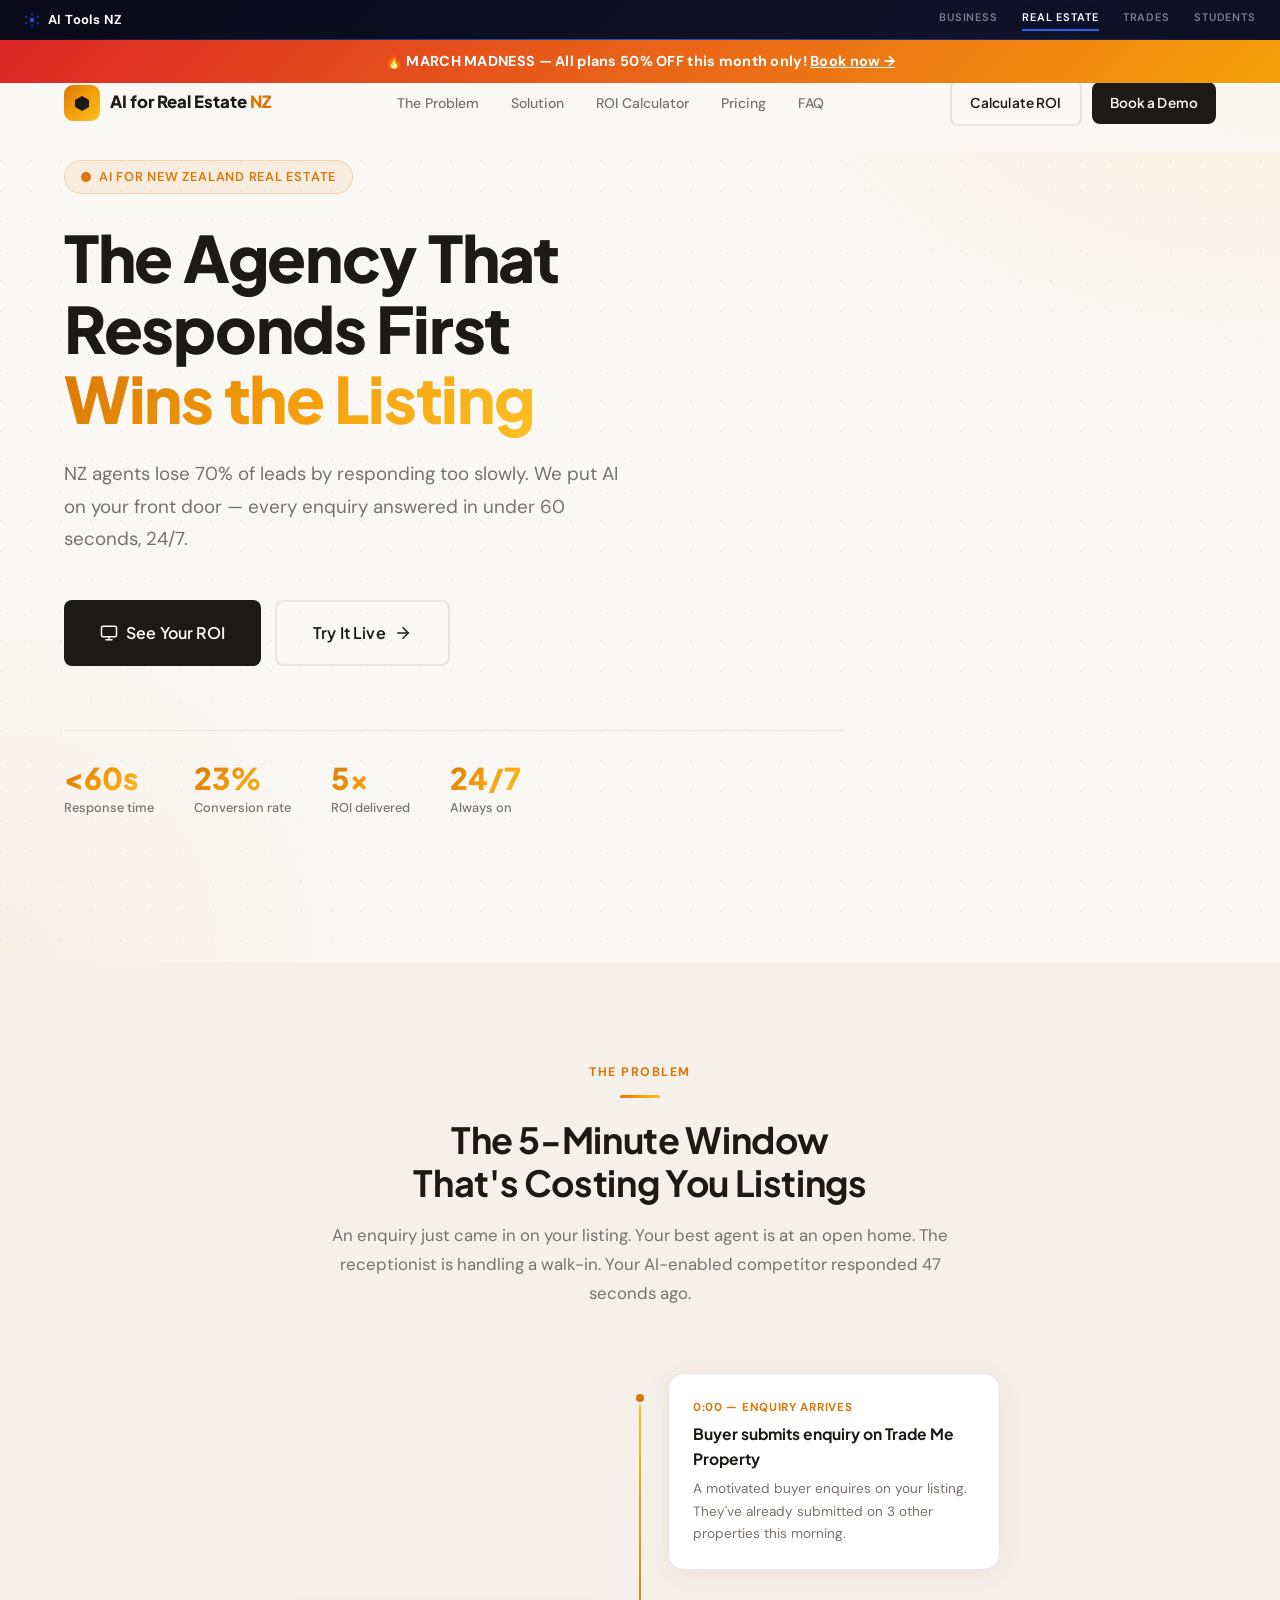
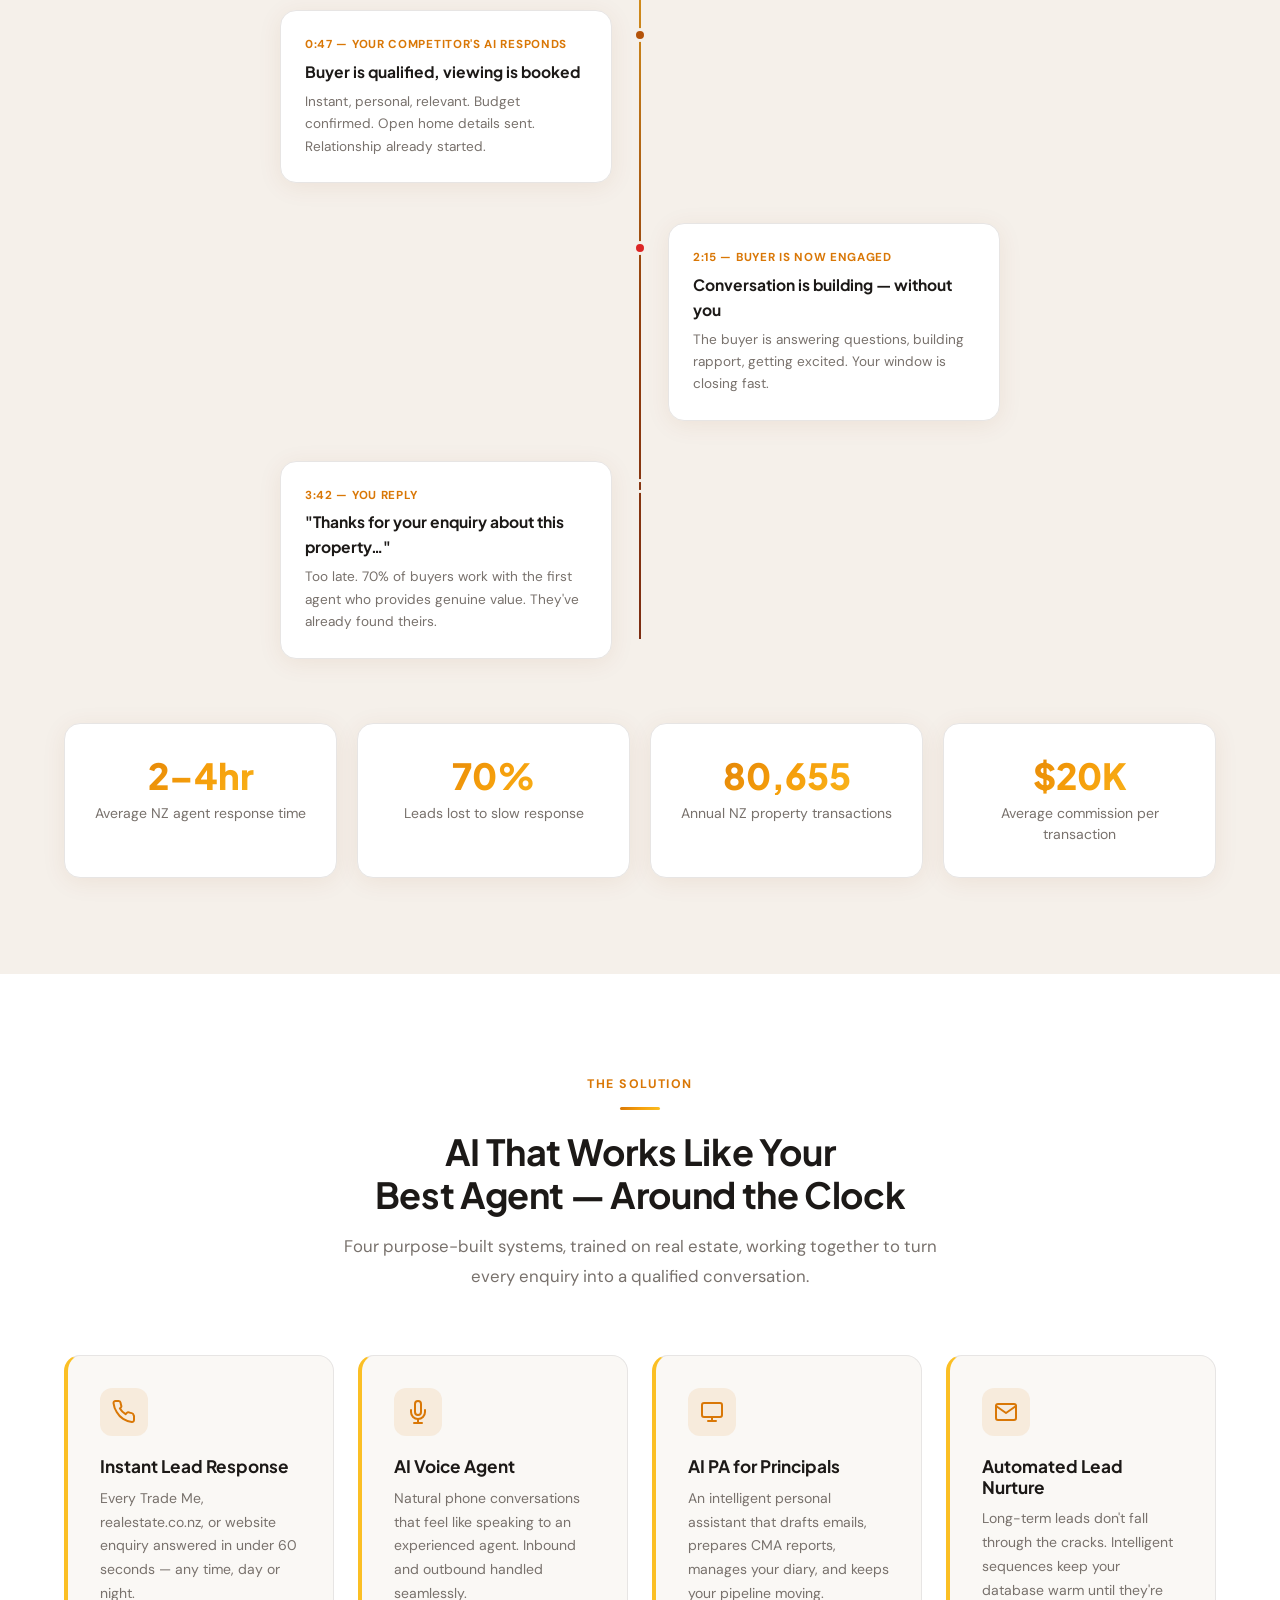
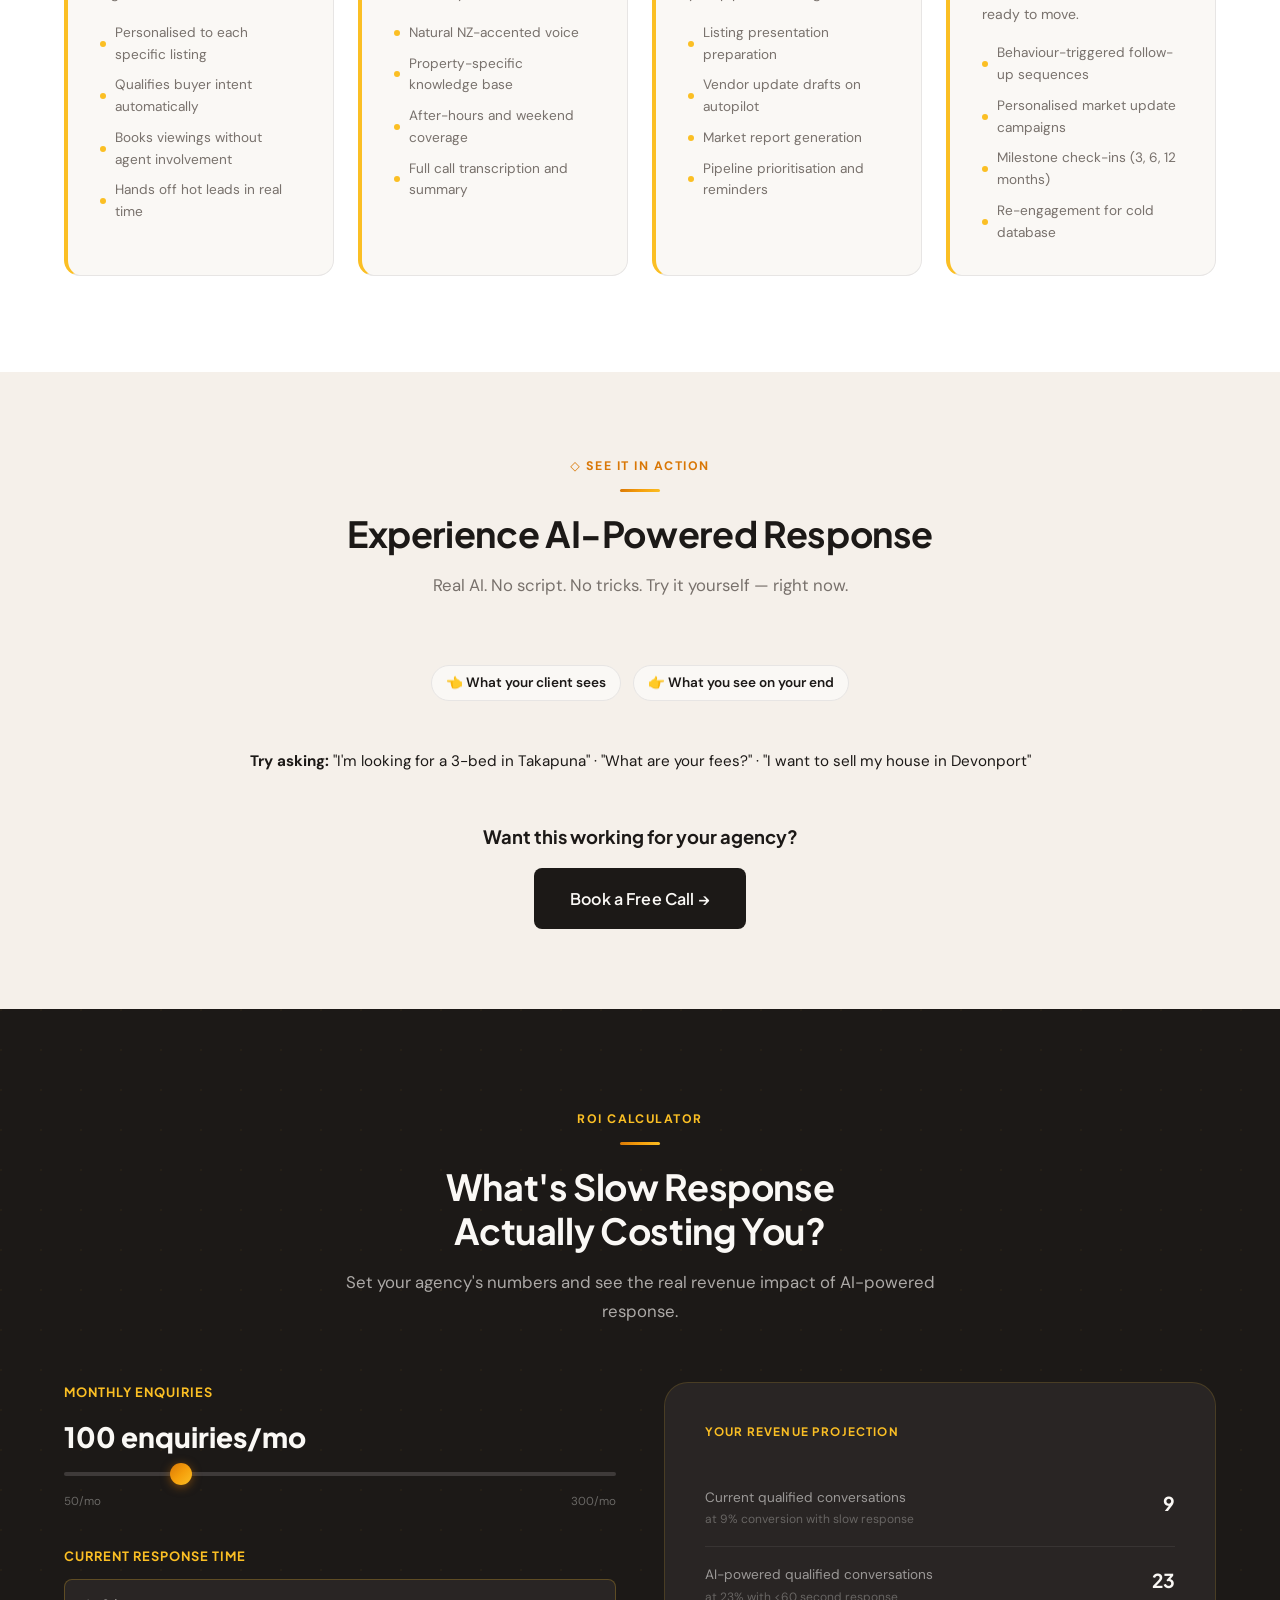
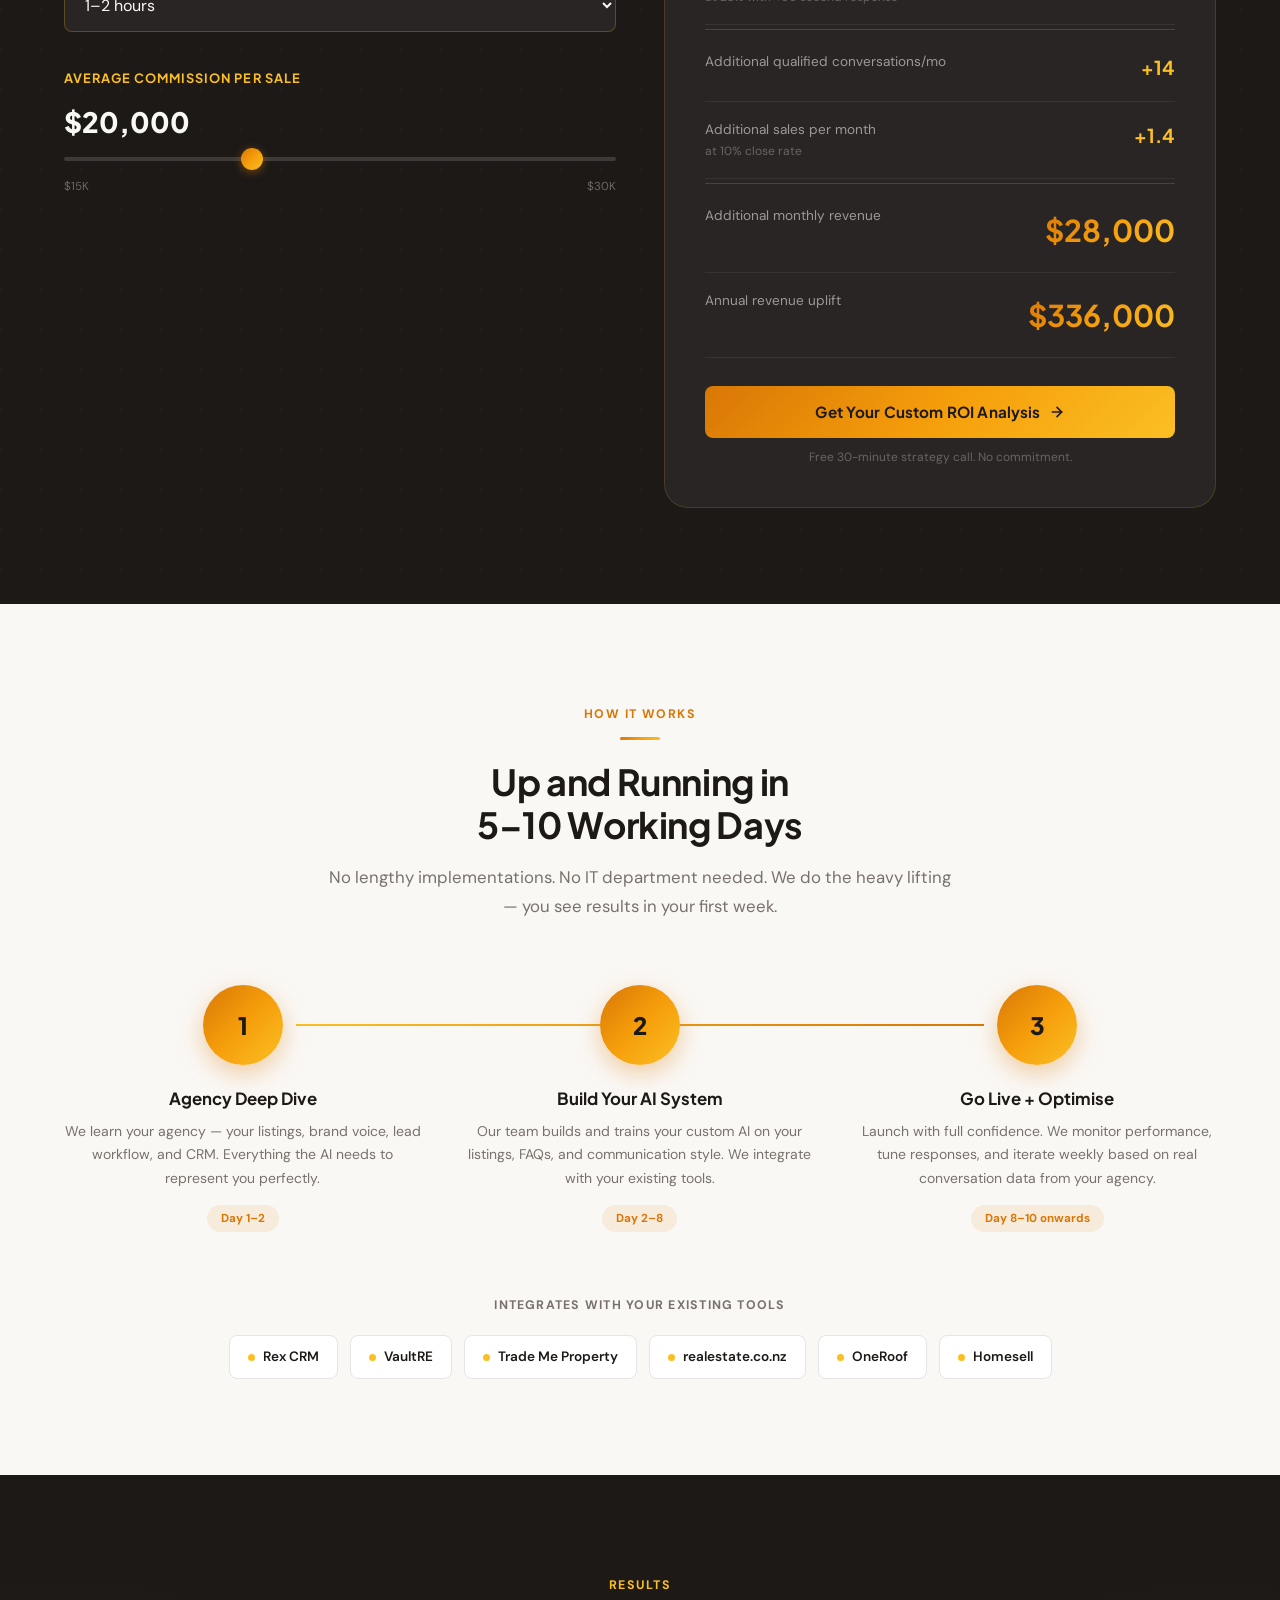
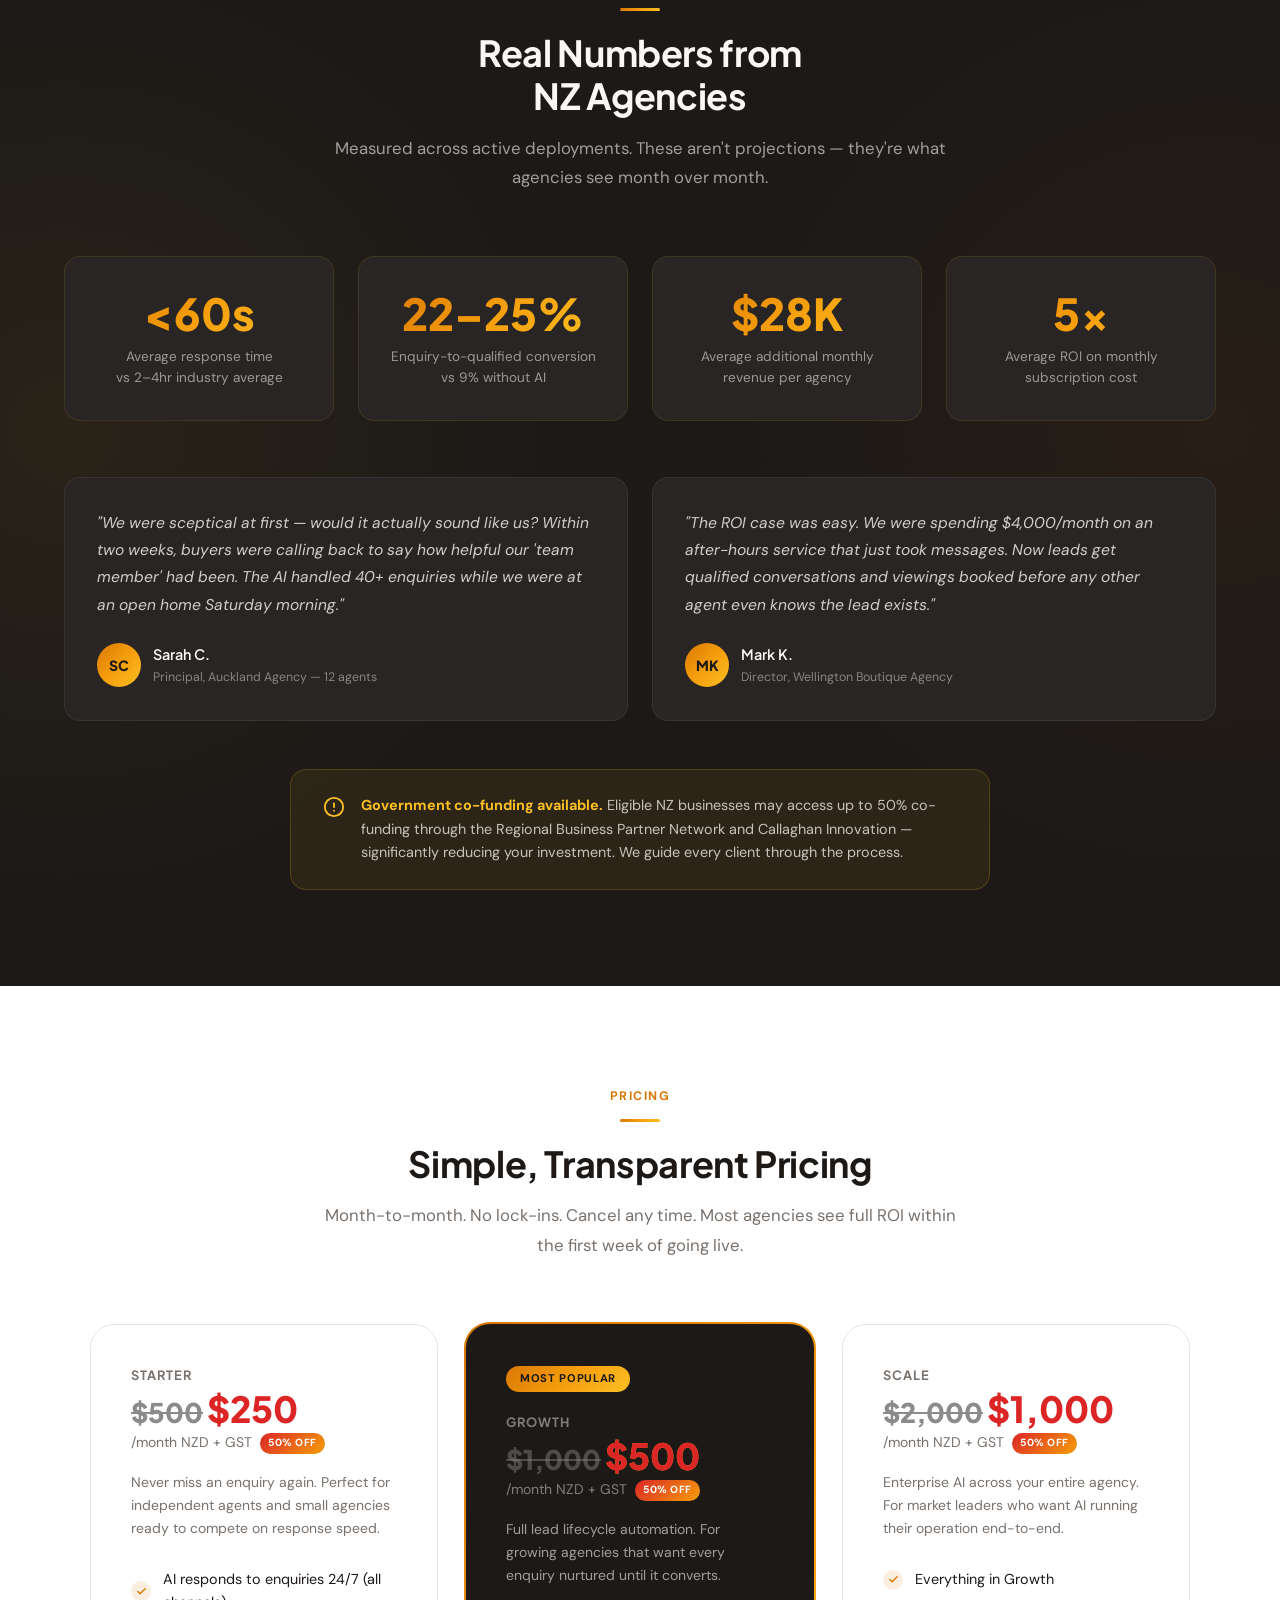
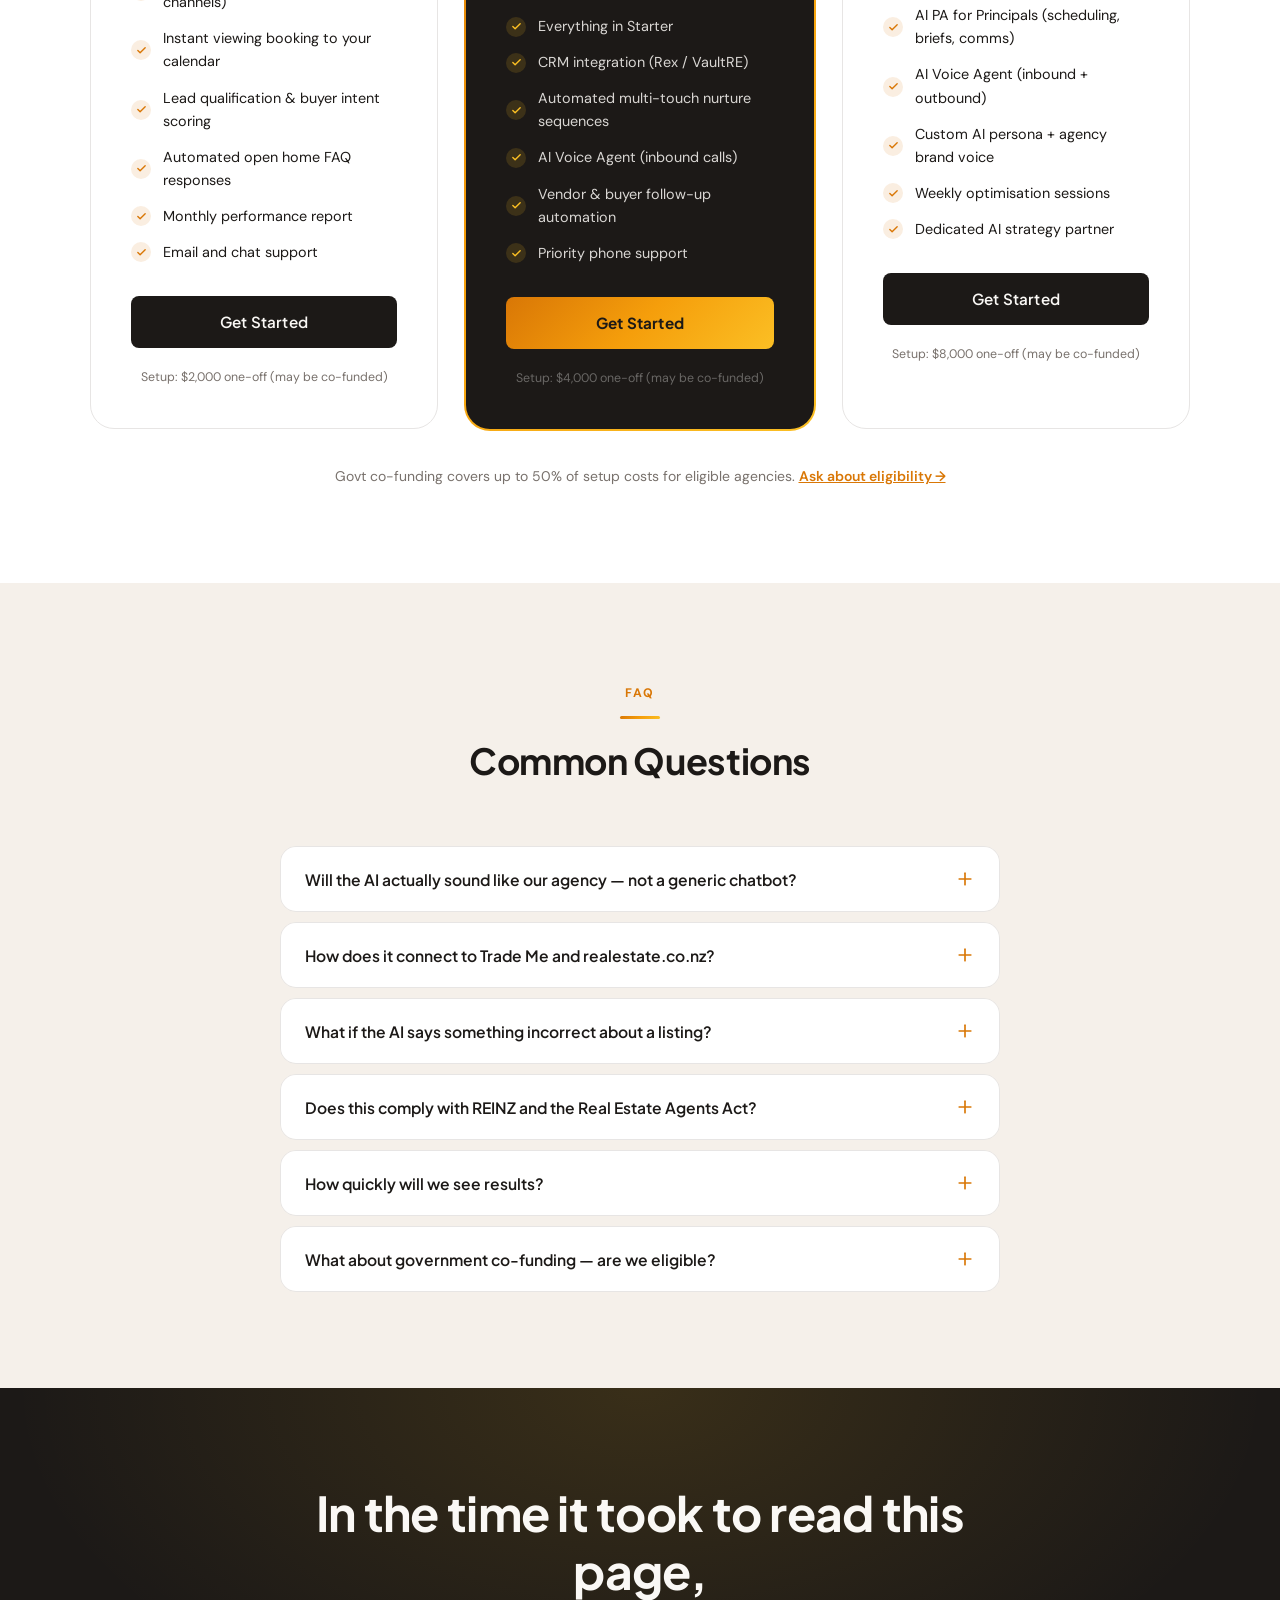
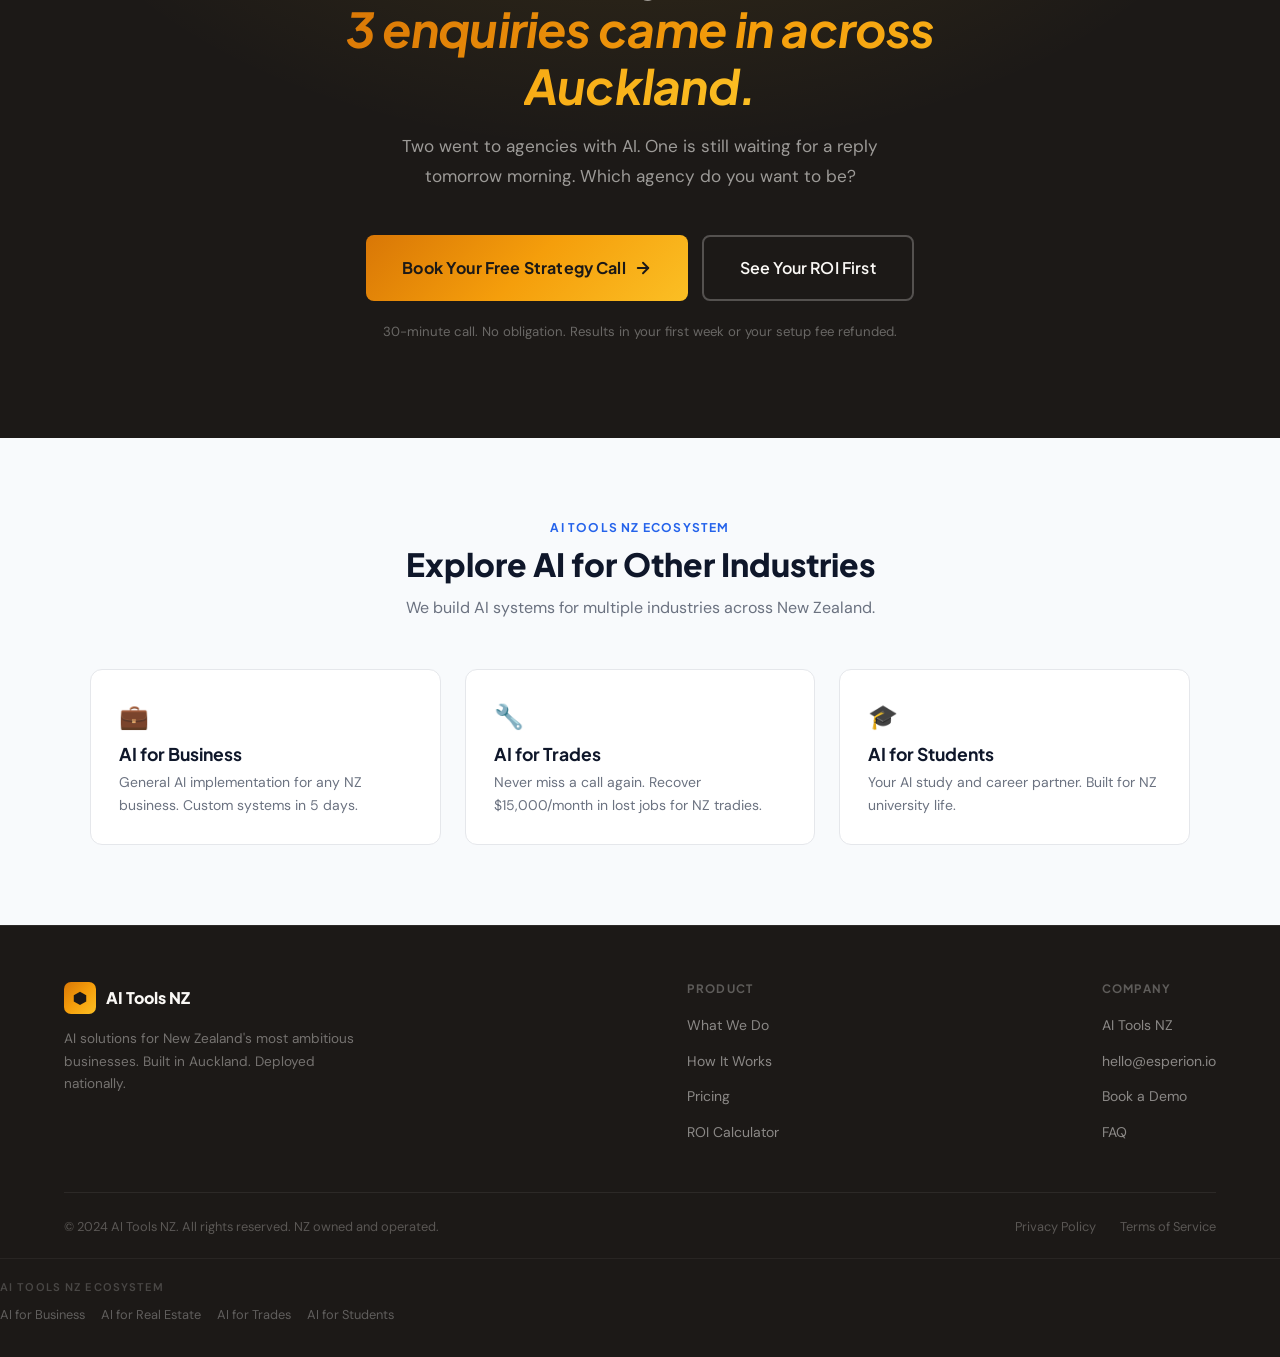
<file: sites/aiforrealestate/index.html>
<!DOCTYPE html>
<html lang="en">
<head>
  <meta charset="UTF-8">
  <meta name="viewport" content="width=device-width, initial-scale=1.0">

  <!-- SEO -->
  <title>AI for Real Estate NZ | AI Tools NZ — Every Enquiry Answered in 60 Seconds</title>
  <meta name="description" content="NZ agents lose 70% of leads through slow response. Our AI answers every property enquiry in under 60 seconds, 24/7. 22–25% conversion. 5× ROI.">
  <meta name="keywords" content="AI real estate New Zealand, lead response automation NZ, real estate AI, property enquiry automation, REX CRM integration, VaultRE AI, Trade Me property AI">
  <meta name="author" content="AI Tools NZ">
  <link rel="canonical" href="https://realestate.aitools.co.nz">

  <!-- Open Graph -->
  <meta property="og:title" content="AI for Real Estate NZ | AI Tools NZ — Every Enquiry in 60 Seconds">
  <meta property="og:description" content="NZ agencies lose 70% of leads to slow response. Put AI on your front door — every enquiry answered in under 60 seconds, 24/7. See your ROI.">
  <meta property="og:type" content="website">
  <meta property="og:url" content="https://realestate.aitools.co.nz">
  <meta property="og:image" content="https://realestate.aitools.co.nz/og-image.jpg">
  <meta property="og:site_name" content="AI for Real Estate NZ by AI Tools NZ">

  <!-- Twitter Card -->
  <meta name="twitter:card" content="summary_large_image">
  <meta name="twitter:title" content="AI for Real Estate NZ | AI Tools NZ">
  <meta name="twitter:description" content="Every enquiry answered in under 60 seconds. 22–25% conversion rate. 5× ROI for NZ agencies.">
  <meta name="twitter:image" content="https://realestate.aitools.co.nz/og-image.jpg">

  <!-- Schema.org Structured Data -->
  <script type="application/ld+json">
  {
    "@context": "https://schema.org",
    "@type": "SoftwareApplication",
    "name": "AI for Real Estate NZ",
    "applicationCategory": "BusinessApplication",
    "operatingSystem": "Web",
    "description": "AI-powered lead response and qualification system for New Zealand real estate agencies. Every enquiry answered in under 60 seconds, 24/7.",
    "offers": {
      "@type": "AggregateOffer",
      "lowPrice": "1000",
      "highPrice": "1625",
      "priceCurrency": "NZD",
      "offerCount": "2"
    },
    "provider": {
      "@type": "Organization",
      "name": "AI Tools NZ",
      "url": "https://aitools.co.nz",
      "areaServed": "NZ"
    }
  }
  </script>

  <!-- Fonts -->
  <link rel="preconnect" href="https://fonts.googleapis.com">
  <link rel="preconnect" href="https://fonts.gstatic.com" crossorigin>
  <link href="https://fonts.googleapis.com/css2?family=DM+Sans:ital,opsz,wght@0,9..40,300;0,9..40,400;0,9..40,500;0,9..40,600;0,9..40,700;1,9..40,400&family=Plus+Jakarta+Sans:wght@400;500;600;700;800&display=swap" rel="stylesheet">

  <style>
    /* =============================================
       CSS CUSTOM PROPERTIES — WARM LUXURY PALETTE
       ============================================= */
    :root {
      --bg-warm: #faf8f5;
      --bg-section-alt: #f5f0ea;
      --bg-dark: #1c1917;
      --bg-dark-card: #292524;
      --primary: #92400e;
      --primary-light: #d97706;
      --accent: #b45309;
      --accent-light: #fbbf24;
      --cta: #1c1917;
      --cta-on-dark: #fbbf24;
      --text-primary: #1c1917;
      --text-muted: #78716c;
      --text-on-dark: #faf8f5;
      --gradient-gold: linear-gradient(135deg, #d97706, #f59e0b, #fbbf24);
      --card-border: #e7e5e4;
      --card-hover-border: #d97706;
      --nav-height: 72px;
      --shadow-warm: 0 4px 24px rgba(146, 64, 14, 0.08);
      --shadow-warm-md: 0 8px 32px rgba(146, 64, 14, 0.12);
      --shadow-warm-lg: 0 16px 48px rgba(146, 64, 14, 0.18);
      --radius-sm: 8px;
      --radius: 16px;
      --radius-lg: 24px;
    }

    /* =============================================
       RESET & BASE
       ============================================= */
    *, *::before, *::after {
      box-sizing: border-box;
      margin: 0;
      padding: 0;
    }

    html {
      scroll-behavior: smooth;
      -webkit-text-size-adjust: 100%;
    }

    @media (prefers-reduced-motion: reduce) {
      html { scroll-behavior: auto; }
      *, *::before, *::after {
        animation-duration: 0.01ms !important;
        animation-iteration-count: 1 !important;
        transition-duration: 0.01ms !important;
      }
    }

    body {
      font-family: 'DM Sans', system-ui, -apple-system, sans-serif;
      font-size: 16px;
      line-height: 1.6;
      color: var(--text-primary);
      background-color: var(--bg-warm);
      overflow-x: hidden;
    }

    img { max-width: 100%; height: auto; display: block; }

    a {
      color: inherit;
      text-decoration: none;
    }

    button {
      font-family: inherit;
      cursor: pointer;
      border: none;
      background: none;
    }

    /* =============================================
       TYPOGRAPHY
       ============================================= */
    h1, h2, h3, h4, h5, h6 {
      font-family: 'Plus Jakarta Sans', system-ui, sans-serif;
      font-weight: 700;
      line-height: 1.2;
      color: var(--text-primary);
    }

    .display-xl {
      font-size: clamp(2.5rem, 5vw, 4rem);
      font-weight: 800;
      line-height: 1.1;
      letter-spacing: -0.02em;
    }

    .display-lg {
      font-size: clamp(2rem, 4vw, 3rem);
      font-weight: 700;
      letter-spacing: -0.015em;
    }

    .display-md {
      font-size: clamp(1.6rem, 3vw, 2.25rem);
      font-weight: 700;
      letter-spacing: -0.01em;
    }

    .text-gold {
      background: var(--gradient-gold);
      -webkit-background-clip: text;
      -webkit-text-fill-color: transparent;
      background-clip: text;
    }

    /* =============================================
       LAYOUT
       ============================================= */
    .container {
      width: 100%;
      max-width: 1200px;
      margin: 0 auto;
      padding: 0 24px;
    }

    section {
      padding: 96px 0;
    }

    /* =============================================
       BUTTONS
       ============================================= */
    .btn {
      display: inline-flex;
      align-items: center;
      gap: 8px;
      padding: 14px 28px;
      border-radius: var(--radius-sm);
      font-family: 'Plus Jakarta Sans', sans-serif;
      font-size: 0.95rem;
      font-weight: 600;
      letter-spacing: 0.01em;
      transition: all 0.2s ease;
      cursor: pointer;
      min-height: 48px;
      position: relative;
    }

    .btn:focus-visible {
      outline: 3px solid var(--accent-light);
      outline-offset: 3px;
    }

    .btn-primary {
      background: var(--cta);
      color: var(--text-on-dark);
    }
    .btn-primary:hover {
      background: #292524;
      transform: translateY(-1px);
      box-shadow: var(--shadow-warm-md);
    }
    .btn-primary:active { transform: translateY(0); }

    .btn-gold {
      background: var(--gradient-gold);
      color: var(--bg-dark);
      font-weight: 700;
    }
    .btn-gold:hover {
      transform: translateY(-2px);
      box-shadow: 0 8px 32px rgba(217, 119, 6, 0.45);
    }

    .btn-outline {
      background: transparent;
      color: var(--text-primary);
      border: 2px solid var(--card-border);
    }
    .btn-outline:hover {
      border-color: var(--primary-light);
      color: var(--primary-light);
      transform: translateY(-1px);
    }

    .btn-outline-light {
      background: transparent;
      color: var(--text-on-dark);
      border: 2px solid rgba(250, 248, 245, 0.25);
    }
    .btn-outline-light:hover {
      border-color: var(--accent-light);
      color: var(--accent-light);
      transform: translateY(-1px);
    }

    .btn-lg {
      padding: 18px 36px;
      font-size: 1rem;
      min-height: 56px;
      border-radius: var(--radius-sm);
    }

    /* =============================================
       NAVIGATION
       ============================================= */
    .nav {
      position: fixed;
      top: 80px;
      left: 0;
      right: 0;
      z-index: 100;
      height: var(--nav-height);
      background: rgba(250, 248, 245, 0.9);
      backdrop-filter: blur(20px);
      -webkit-backdrop-filter: blur(20px);
      border-bottom: 1px solid transparent;
      transition: border-color 0.3s ease, box-shadow 0.3s ease, background 0.3s ease;
    }

    .nav.scrolled {
      background: rgba(250, 248, 245, 0.98);
      border-bottom-color: var(--card-border);
      box-shadow: 0 2px 20px rgba(28, 25, 23, 0.06);
    }

    .nav-inner {
      display: flex;
      align-items: center;
      justify-content: space-between;
      height: 100%;
    }

    .nav-logo {
      display: flex;
      align-items: center;
      gap: 10px;
      font-family: 'Plus Jakarta Sans', sans-serif;
      font-weight: 800;
      font-size: 1.05rem;
      color: var(--text-primary);
    }

    .nav-logo-mark {
      width: 36px;
      height: 36px;
      background: var(--gradient-gold);
      border-radius: 9px;
      display: flex;
      align-items: center;
      justify-content: center;
      flex-shrink: 0;
    }

    .nav-links {
      display: flex;
      align-items: center;
      gap: 32px;
      list-style: none;
    }

    .nav-links a {
      font-size: 0.875rem;
      font-weight: 500;
      color: var(--text-muted);
      transition: color 0.15s ease;
    }
    .nav-links a:hover { color: var(--text-primary); }

    .nav-cta {
      display: flex;
      align-items: center;
      gap: 10px;
    }

    .nav-hamburger {
      display: none;
      flex-direction: column;
      gap: 5px;
      padding: 10px;
      cursor: pointer;
      min-width: 44px;
      min-height: 44px;
      align-items: center;
      justify-content: center;
      border-radius: var(--radius-sm);
    }
    .nav-hamburger:focus-visible {
      outline: 2px solid var(--accent-light);
    }

    .nav-hamburger span {
      display: block;
      width: 22px;
      height: 2px;
      background: var(--text-primary);
      border-radius: 2px;
      transition: all 0.3s ease;
    }

    .mobile-menu {
      display: none;
      position: fixed;
      inset: 0;
      top: var(--nav-height);
      background: var(--bg-warm);
      z-index: 99;
      padding: 32px 24px;
      flex-direction: column;
      gap: 0;
      overflow-y: auto;
    }

    .mobile-menu.open { display: flex; }

    .mobile-menu a {
      font-family: 'Plus Jakarta Sans', sans-serif;
      font-size: 1.2rem;
      font-weight: 600;
      color: var(--text-primary);
      padding: 18px 0;
      border-bottom: 1px solid var(--card-border);
      display: block;
      transition: color 0.15s ease;
    }
    .mobile-menu a:hover { color: var(--primary-light); }
    .mobile-menu .btn {
      margin-top: 24px;
      justify-content: center;
    }

    @media (max-width: 768px) {
      .nav-links, .nav-cta { display: none; }
      .nav-hamburger { display: flex; }
    }

    /* =============================================
       SHARED SECTION COMPONENTS
       ============================================= */
    .section-header {
      text-align: center;
      max-width: 640px;
      margin: 0 auto 64px;
    }

    .section-eyebrow {
      display: inline-block;
      font-size: 0.775rem;
      font-weight: 700;
      letter-spacing: 0.12em;
      text-transform: uppercase;
      color: var(--primary-light);
      margin-bottom: 12px;
    }

    .gold-rule {
      display: block;
      width: 40px;
      height: 3px;
      background: var(--gradient-gold);
      border-radius: 2px;
      margin: 0 auto 20px;
    }

    .section-title {
      margin-bottom: 16px;
    }

    .section-body {
      color: var(--text-muted);
      font-size: 1.05rem;
      line-height: 1.75;
    }

    /* =============================================
       HERO
       ============================================= */
    .hero {
      min-height: 100dvh;
      display: flex;
      align-items: center;
      padding-top: var(--nav-height);
      background-color: var(--bg-warm);
      position: relative;
      overflow: hidden;
    }

    .hero-bg-pattern {
      position: absolute;
      inset: 0;
      background-image: radial-gradient(circle at 1px 1px, rgba(180, 83, 9, 0.055) 1px, transparent 0);
      background-size: 30px 30px;
      pointer-events: none;
    }

    .hero-bg-glow {
      position: absolute;
      inset: 0;
      background:
        radial-gradient(ellipse 65% 55% at 100% 0%, rgba(251, 191, 36, 0.13) 0%, transparent 60%),
        radial-gradient(ellipse 45% 65% at 0% 100%, rgba(217, 119, 6, 0.07) 0%, transparent 60%);
      pointer-events: none;
    }

    .hero-content {
      position: relative;
      z-index: 1;
      max-width: 780px;
      padding: 48px 0;
    }

    .hero-eyebrow {
      display: inline-flex;
      align-items: center;
      gap: 8px;
      background: rgba(217, 119, 6, 0.09);
      border: 1px solid rgba(217, 119, 6, 0.22);
      border-radius: 100px;
      padding: 6px 16px;
      font-size: 0.8rem;
      font-weight: 600;
      color: var(--primary-light);
      letter-spacing: 0.06em;
      text-transform: uppercase;
      margin-bottom: 28px;
    }

    .hero-headline {
      margin-bottom: 24px;
    }

    .hero-subheadline {
      font-size: clamp(1rem, 2vw, 1.175rem);
      color: var(--text-muted);
      max-width: 560px;
      margin-bottom: 44px;
      line-height: 1.75;
    }

    .hero-ctas {
      display: flex;
      flex-wrap: wrap;
      gap: 14px;
      margin-bottom: 64px;
    }

    .hero-stats {
      display: flex;
      flex-wrap: wrap;
      gap: 40px;
      padding-top: 32px;
      border-top: 1px solid var(--card-border);
    }

    .hero-stat-number {
      font-family: 'Plus Jakarta Sans', sans-serif;
      font-size: 1.875rem;
      font-weight: 800;
      line-height: 1;
      margin-bottom: 5px;
    }

    .hero-stat-label {
      font-size: 0.8rem;
      color: var(--text-muted);
      font-weight: 500;
    }

    /* =============================================
       PROBLEM SECTION
       ============================================= */
    #problem {
      background: var(--bg-section-alt);
    }

    .problem-story {
      max-width: 680px;
      margin: 0 auto 64px;
      text-align: center;
    }

    .problem-story p {
      font-size: 1.1rem;
      line-height: 1.8;
      color: var(--text-muted);
    }

    .problem-story strong {
      color: var(--text-primary);
      font-weight: 600;
    }

    /* Timeline */
    .timeline {
      position: relative;
      max-width: 720px;
      margin: 0 auto 64px;
    }

    .timeline-spine {
      position: absolute;
      left: 50%;
      top: 20px;
      bottom: 20px;
      width: 2px;
      background: linear-gradient(to bottom, var(--accent-light) 0%, var(--primary) 60%, #7c2d12 100%);
      transform: translateX(-50%);
    }

    .timeline-item {
      display: flex;
      gap: 32px;
      margin-bottom: 40px;
      position: relative;
      align-items: flex-start;
    }

    .timeline-item:nth-child(odd) {
      padding-right: calc(50% + 28px);
    }

    .timeline-item:nth-child(even) {
      flex-direction: row-reverse;
      padding-left: calc(50% + 28px);
    }

    .timeline-dot {
      position: absolute;
      left: 50%;
      top: 18px;
      transform: translateX(-50%);
      width: 14px;
      height: 14px;
      border-radius: 50%;
      border: 3px solid var(--bg-section-alt);
      z-index: 2;
    }

    .timeline-item:nth-child(1) .timeline-dot { background: var(--accent-light); }
    .timeline-item:nth-child(2) .timeline-dot { background: var(--primary-light); }
    .timeline-item:nth-child(3) .timeline-dot { background: var(--accent); }
    .timeline-item:nth-child(4) .timeline-dot { background: #dc2626; }

    .timeline-content {
      background: white;
      border-radius: var(--radius);
      padding: 24px;
      box-shadow: var(--shadow-warm);
      border: 1px solid var(--card-border);
      flex: 1;
    }

    .timeline-time {
      font-size: 0.725rem;
      font-weight: 700;
      letter-spacing: 0.06em;
      color: var(--primary-light);
      text-transform: uppercase;
      margin-bottom: 6px;
    }

    .timeline-title {
      font-size: 0.975rem;
      font-weight: 700;
      margin-bottom: 6px;
      font-family: 'Plus Jakarta Sans', sans-serif;
    }

    .timeline-desc {
      font-size: 0.85rem;
      color: var(--text-muted);
      line-height: 1.65;
    }

    /* Problem stats */
    .problem-stats {
      display: grid;
      grid-template-columns: repeat(auto-fit, minmax(200px, 1fr));
      gap: 20px;
    }

    .problem-stat {
      background: white;
      border-radius: var(--radius);
      padding: 32px 24px;
      text-align: center;
      border: 1px solid var(--card-border);
      box-shadow: var(--shadow-warm);
      transition: transform 0.2s ease, box-shadow 0.2s ease;
    }
    .problem-stat:hover {
      transform: translateY(-3px);
      box-shadow: var(--shadow-warm-md);
    }

    .problem-stat-number {
      font-family: 'Plus Jakarta Sans', sans-serif;
      font-size: 2.25rem;
      font-weight: 800;
      background: var(--gradient-gold);
      -webkit-background-clip: text;
      -webkit-text-fill-color: transparent;
      background-clip: text;
      line-height: 1.1;
      margin-bottom: 8px;
    }

    .problem-stat-label {
      font-size: 0.875rem;
      color: var(--text-muted);
      line-height: 1.5;
    }

    /* =============================================
       SOLUTION SECTION
       ============================================= */
    #solution {
      background: white;
    }

    .solution-grid {
      display: grid;
      grid-template-columns: repeat(auto-fit, minmax(260px, 1fr));
      gap: 24px;
    }

    .solution-card {
      background: var(--bg-warm);
      border-radius: var(--radius);
      padding: 32px;
      border: 1px solid var(--card-border);
      border-left: 4px solid var(--accent-light);
      transition: transform 0.2s ease, box-shadow 0.2s ease, border-left-color 0.2s ease;
    }

    .solution-card:hover {
      transform: translateY(-4px);
      box-shadow: var(--shadow-warm-lg);
      border-left-color: var(--primary-light);
    }

    .solution-icon {
      width: 48px;
      height: 48px;
      background: rgba(217, 119, 6, 0.1);
      border-radius: 12px;
      display: flex;
      align-items: center;
      justify-content: center;
      margin-bottom: 20px;
      color: var(--primary-light);
    }

    .solution-card h3 {
      font-size: 1.075rem;
      font-weight: 700;
      margin-bottom: 10px;
      font-family: 'Plus Jakarta Sans', sans-serif;
    }

    .solution-card p {
      font-size: 0.875rem;
      color: var(--text-muted);
      line-height: 1.7;
    }

    .solution-card ul {
      list-style: none;
      margin-top: 16px;
      display: flex;
      flex-direction: column;
      gap: 9px;
    }

    .solution-card li {
      font-size: 0.85rem;
      color: var(--text-muted);
      display: flex;
      align-items: center;
      gap: 9px;
    }

    .solution-card li::before {
      content: '';
      display: block;
      width: 6px;
      height: 6px;
      border-radius: 50%;
      background: var(--accent-light);
      flex-shrink: 0;
    }

    /* =============================================
       ROI CALCULATOR
       ============================================= */
    #calculator {
      background: var(--bg-dark);
      position: relative;
      overflow: hidden;
    }

    #calculator::before {
      content: '';
      position: absolute;
      inset: 0;
      background-image: radial-gradient(circle at 1px 1px, rgba(251, 191, 36, 0.04) 1px, transparent 0);
      background-size: 40px 40px;
      pointer-events: none;
    }

    #calculator .section-eyebrow { color: var(--accent-light); }

    #calculator .section-title,
    #calculator h2 { color: var(--text-on-dark); }

    #calculator .section-body { color: rgba(250, 248, 245, 0.65); }

    .calc-layout {
      display: grid;
      grid-template-columns: 1fr 1fr;
      gap: 48px;
      align-items: start;
      position: relative;
      z-index: 1;
    }

    .calc-inputs {
      display: flex;
      flex-direction: column;
      gap: 36px;
    }

    .calc-field {
      display: flex;
      flex-direction: column;
      gap: 12px;
    }

    .calc-label {
      font-family: 'Plus Jakarta Sans', sans-serif;
      font-size: 0.8rem;
      font-weight: 700;
      color: var(--accent-light);
      letter-spacing: 0.08em;
      text-transform: uppercase;
    }

    .calc-value {
      font-family: 'Plus Jakarta Sans', sans-serif;
      font-size: 1.75rem;
      font-weight: 800;
      color: var(--text-on-dark);
    }

    input[type="range"] {
      -webkit-appearance: none;
      appearance: none;
      width: 100%;
      height: 4px;
      border-radius: 2px;
      background: rgba(250, 248, 245, 0.15);
      outline: none;
      cursor: pointer;
    }

    input[type="range"]::-webkit-slider-thumb {
      -webkit-appearance: none;
      width: 22px;
      height: 22px;
      border-radius: 50%;
      background: var(--gradient-gold);
      cursor: pointer;
      box-shadow: 0 2px 10px rgba(217, 119, 6, 0.5);
      transition: transform 0.15s ease;
    }

    input[type="range"]::-webkit-slider-thumb:hover {
      transform: scale(1.2);
    }

    input[type="range"]:focus-visible {
      outline: 3px solid var(--accent-light);
      outline-offset: 4px;
      border-radius: 2px;
    }

    .range-labels {
      display: flex;
      justify-content: space-between;
      margin-top: 4px;
    }

    .range-labels span {
      font-size: 0.725rem;
      color: rgba(250, 248, 245, 0.35);
    }

    .calc-select {
      background: var(--bg-dark-card);
      border: 1px solid rgba(251, 191, 36, 0.25);
      border-radius: var(--radius-sm);
      color: var(--text-on-dark);
      padding: 14px 16px;
      font-family: 'DM Sans', sans-serif;
      font-size: 1rem;
      cursor: pointer;
      width: 100%;
      transition: border-color 0.15s ease;
      outline: none;
    }

    .calc-select:focus {
      border-color: var(--accent-light);
    }

    /* Results panel */
    .calc-results {
      background: var(--bg-dark-card);
      border-radius: var(--radius-lg);
      padding: 40px;
      border: 1px solid rgba(251, 191, 36, 0.15);
      position: sticky;
      top: calc(var(--nav-height) + 24px);
    }

    .calc-results-label {
      font-family: 'Plus Jakarta Sans', sans-serif;
      font-size: 0.725rem;
      font-weight: 700;
      letter-spacing: 0.1em;
      text-transform: uppercase;
      color: var(--accent-light);
      margin-bottom: 28px;
    }

    .calc-row {
      display: flex;
      justify-content: space-between;
      align-items: flex-start;
      padding: 18px 0;
      border-bottom: 1px solid rgba(250, 248, 245, 0.07);
      gap: 16px;
    }

    .calc-row:last-of-type { border-bottom: none; }

    .calc-row-label {
      font-size: 0.85rem;
      color: rgba(250, 248, 245, 0.55);
      line-height: 1.5;
      flex: 1;
    }

    .calc-row-label small {
      display: block;
      font-size: 0.75rem;
      color: rgba(250, 248, 245, 0.3);
      margin-top: 2px;
    }

    .calc-row-value {
      font-family: 'Plus Jakarta Sans', sans-serif;
      font-weight: 700;
      font-size: 1.2rem;
      color: var(--text-on-dark);
      text-align: right;
      white-space: nowrap;
    }

    .calc-row-value.positive {
      color: var(--accent-light);
    }

    .calc-row-value.big {
      font-size: 1.875rem;
      background: var(--gradient-gold);
      -webkit-background-clip: text;
      -webkit-text-fill-color: transparent;
      background-clip: text;
    }

    .calc-divider {
      border: none;
      border-top: 1px solid rgba(251, 191, 36, 0.2);
      margin: 4px 0;
    }

    .calc-cta {
      margin-top: 28px;
    }

    /* =============================================
       HOW IT WORKS
       ============================================= */
    #how-it-works {
      background: var(--bg-warm);
    }

    .steps-grid {
      position: relative;
      display: grid;
      grid-template-columns: repeat(3, 1fr);
      gap: 40px;
    }

    .steps-connector {
      position: absolute;
      top: 39px;
      left: calc(16.66% + 40px);
      right: calc(16.66% + 40px);
      height: 2px;
      background: linear-gradient(to right, var(--accent-light), var(--primary-light));
      z-index: 0;
    }

    .step {
      position: relative;
      z-index: 1;
      text-align: center;
    }

    .step-number {
      width: 80px;
      height: 80px;
      border-radius: 50%;
      background: var(--gradient-gold);
      display: flex;
      align-items: center;
      justify-content: center;
      font-family: 'Plus Jakarta Sans', sans-serif;
      font-size: 1.5rem;
      font-weight: 800;
      color: var(--bg-dark);
      margin: 0 auto 24px;
      box-shadow: 0 8px 24px rgba(217, 119, 6, 0.35);
    }

    .step h3 {
      font-size: 1.05rem;
      font-weight: 700;
      margin-bottom: 10px;
      font-family: 'Plus Jakarta Sans', sans-serif;
    }

    .step p {
      font-size: 0.875rem;
      color: var(--text-muted);
      line-height: 1.7;
    }

    .step-badge {
      display: inline-block;
      margin-top: 14px;
      font-size: 0.725rem;
      font-weight: 700;
      color: var(--primary-light);
      background: rgba(217, 119, 6, 0.1);
      border-radius: 100px;
      padding: 4px 14px;
    }

    .integrations {
      margin-top: 64px;
      text-align: center;
    }

    .integrations-label {
      font-size: 0.775rem;
      font-weight: 700;
      letter-spacing: 0.1em;
      text-transform: uppercase;
      color: var(--text-muted);
      margin-bottom: 20px;
    }

    .integration-badges {
      display: flex;
      flex-wrap: wrap;
      justify-content: center;
      gap: 12px;
    }

    .integration-badge {
      background: white;
      border: 1px solid var(--card-border);
      border-radius: var(--radius-sm);
      padding: 10px 18px;
      font-weight: 600;
      font-size: 0.85rem;
      color: var(--text-primary);
      display: flex;
      align-items: center;
      gap: 8px;
      transition: border-color 0.2s ease, box-shadow 0.2s ease;
      min-height: 44px;
    }

    .integration-badge:hover {
      border-color: var(--card-hover-border);
      box-shadow: var(--shadow-warm);
    }

    .integration-dot {
      width: 7px;
      height: 7px;
      border-radius: 50%;
      background: var(--accent-light);
      flex-shrink: 0;
    }

    /* =============================================
       SOCIAL PROOF
       ============================================= */
    #social-proof {
      background: var(--bg-dark);
      position: relative;
      overflow: hidden;
    }

    #social-proof::before {
      content: '';
      position: absolute;
      inset: 0;
      background:
        radial-gradient(ellipse 55% 60% at 5% 50%, rgba(251, 191, 36, 0.06) 0%, transparent 70%),
        radial-gradient(ellipse 55% 60% at 95% 50%, rgba(217, 119, 6, 0.06) 0%, transparent 70%);
      pointer-events: none;
    }

    #social-proof .section-title { color: var(--text-on-dark); }
    #social-proof .section-body { color: rgba(250, 248, 245, 0.6); }

    .stats-grid {
      display: grid;
      grid-template-columns: repeat(auto-fit, minmax(200px, 1fr));
      gap: 24px;
      margin-bottom: 56px;
    }

    .stat-card {
      text-align: center;
      padding: 32px 20px;
      background: var(--bg-dark-card);
      border-radius: var(--radius);
      border: 1px solid rgba(251, 191, 36, 0.1);
      transition: border-color 0.2s ease, transform 0.2s ease;
    }

    .stat-card:hover {
      border-color: rgba(251, 191, 36, 0.3);
      transform: translateY(-2px);
    }

    .stat-number {
      font-family: 'Plus Jakarta Sans', sans-serif;
      font-size: 2.75rem;
      font-weight: 800;
      background: var(--gradient-gold);
      -webkit-background-clip: text;
      -webkit-text-fill-color: transparent;
      background-clip: text;
      line-height: 1.1;
      margin-bottom: 8px;
    }

    .stat-label {
      font-size: 0.85rem;
      color: rgba(250, 248, 245, 0.55);
      line-height: 1.55;
    }

    .testimonials-grid {
      display: grid;
      grid-template-columns: repeat(auto-fit, minmax(300px, 1fr));
      gap: 24px;
      margin-bottom: 48px;
    }

    .testimonial-card {
      background: var(--bg-dark-card);
      border-radius: var(--radius);
      padding: 32px;
      border: 1px solid rgba(250, 248, 245, 0.07);
    }

    .testimonial-quote {
      font-size: 0.975rem;
      line-height: 1.75;
      color: rgba(250, 248, 245, 0.8);
      margin-bottom: 24px;
      font-style: italic;
    }

    .testimonial-author {
      display: flex;
      align-items: center;
      gap: 12px;
    }

    .testimonial-avatar {
      width: 44px;
      height: 44px;
      border-radius: 50%;
      background: var(--gradient-gold);
      display: flex;
      align-items: center;
      justify-content: center;
      font-family: 'Plus Jakarta Sans', sans-serif;
      font-weight: 800;
      font-size: 0.875rem;
      color: var(--bg-dark);
      flex-shrink: 0;
    }

    .testimonial-name {
      font-family: 'Plus Jakarta Sans', sans-serif;
      font-weight: 600;
      font-size: 0.9rem;
      color: var(--text-on-dark);
    }

    .testimonial-role {
      font-size: 0.775rem;
      color: rgba(250, 248, 245, 0.45);
      margin-top: 2px;
    }

    .cofunding-notice {
      background: rgba(251, 191, 36, 0.07);
      border: 1px solid rgba(251, 191, 36, 0.18);
      border-radius: var(--radius);
      padding: 24px 32px;
      display: flex;
      align-items: flex-start;
      gap: 16px;
      max-width: 700px;
      margin: 0 auto;
      position: relative;
      z-index: 1;
    }

    .cofunding-icon {
      color: var(--accent-light);
      flex-shrink: 0;
      margin-top: 2px;
    }

    .cofunding-text {
      font-size: 0.9rem;
      color: rgba(250, 248, 245, 0.75);
      line-height: 1.65;
    }

    .cofunding-text strong { color: var(--accent-light); }

    /* =============================================
       PRICING
       ============================================= */
    #pricing {
      background: white;
    }

    .pricing-grid {
      display: grid;
      grid-template-columns: repeat(auto-fit, minmax(280px, 1fr));
      gap: 28px;
      max-width: 1100px;
      margin: 0 auto;
    }

    .pricing-card {
      border-radius: var(--radius-lg);
      padding: 40px;
      border: 1px solid var(--card-border);
      transition: transform 0.2s ease, box-shadow 0.2s ease;
      background: white;
    }

    .pricing-card:hover {
      transform: translateY(-4px);
      box-shadow: var(--shadow-warm-md);
    }

    .pricing-card.featured {
      background: var(--bg-dark);
      border: none;
      position: relative;
    }

    .pricing-card.featured::before {
      content: '';
      position: absolute;
      inset: -2px;
      border-radius: calc(var(--radius-lg) + 2px);
      background: var(--gradient-gold);
      z-index: -1;
    }

    .pricing-badge {
      display: inline-block;
      background: var(--gradient-gold);
      color: var(--bg-dark);
      font-size: 0.7rem;
      font-weight: 700;
      letter-spacing: 0.06em;
      text-transform: uppercase;
      padding: 4px 14px;
      border-radius: 100px;
      margin-bottom: 20px;
    }

    .pricing-tier {
      font-family: 'Plus Jakarta Sans', sans-serif;
      font-size: 0.8rem;
      font-weight: 700;
      letter-spacing: 0.08em;
      text-transform: uppercase;
      color: var(--text-muted);
      margin-bottom: 6px;
    }

    .pricing-card.featured .pricing-tier {
      color: rgba(250, 248, 245, 0.45);
    }

    .pricing-amount {
      font-family: 'Plus Jakarta Sans', sans-serif;
      font-size: 2.25rem;
      font-weight: 800;
      line-height: 1;
      color: var(--text-primary);
    }

    .pricing-card.featured .pricing-amount {
      background: var(--gradient-gold);
      -webkit-background-clip: text;
      -webkit-text-fill-color: transparent;
      background-clip: text;
    }

    .pricing-period {
      font-size: 0.875rem;
      color: var(--text-muted);
      display: inline-block;
      margin-top: 4px;
    }

    .pricing-card.featured .pricing-period {
      color: rgba(250, 248, 245, 0.45);
    }

    .pricing-desc {
      font-size: 0.875rem;
      color: var(--text-muted);
      margin: 16px 0 28px;
      line-height: 1.65;
    }

    .pricing-card.featured .pricing-desc {
      color: rgba(250, 248, 245, 0.6);
    }

    .pricing-features {
      list-style: none;
      display: flex;
      flex-direction: column;
      gap: 13px;
      margin-bottom: 32px;
    }

    .pricing-features li {
      display: flex;
      align-items: center;
      gap: 12px;
      font-size: 0.9rem;
      color: var(--text-primary);
    }

    .pricing-card.featured .pricing-features li {
      color: rgba(250, 248, 245, 0.85);
    }

    .pricing-check {
      width: 20px;
      height: 20px;
      border-radius: 50%;
      background: rgba(217, 119, 6, 0.12);
      display: flex;
      align-items: center;
      justify-content: center;
      flex-shrink: 0;
      color: var(--primary-light);
    }

    .pricing-check svg {
      width: 11px;
      height: 11px;
    }

    .pricing-setup {
      font-size: 0.775rem;
      color: var(--text-muted);
      text-align: center;
      margin-top: 20px;
    }

    .pricing-card.featured .pricing-setup {
      color: rgba(250, 248, 245, 0.35);
    }

    /* =============================================
       FAQ
       ============================================= */
    #faq {
      background: var(--bg-section-alt);
    }

    .faq-list {
      max-width: 720px;
      margin: 0 auto;
      display: flex;
      flex-direction: column;
      gap: 10px;
    }

    .faq-item {
      background: white;
      border-radius: var(--radius);
      border: 1px solid var(--card-border);
      overflow: hidden;
    }

    .faq-question {
      display: flex;
      align-items: center;
      justify-content: space-between;
      padding: 22px 24px;
      cursor: pointer;
      font-family: 'Plus Jakarta Sans', sans-serif;
      font-weight: 600;
      font-size: 0.975rem;
      color: var(--text-primary);
      gap: 16px;
      transition: color 0.15s ease;
      min-height: 48px;
      width: 100%;
      text-align: left;
      background: white;
    }

    .faq-question:hover { color: var(--primary-light); }

    .faq-question:focus-visible {
      outline: 3px solid var(--accent-light);
      outline-offset: -3px;
    }

    .faq-icon {
      color: var(--primary-light);
      flex-shrink: 0;
      transition: transform 0.3s ease;
      width: 20px;
      height: 20px;
    }

    .faq-item.open .faq-icon {
      transform: rotate(45deg);
    }

    .faq-answer {
      max-height: 0;
      overflow: hidden;
      transition: max-height 0.4s ease;
    }

    .faq-answer-inner {
      padding: 0 24px 24px;
      font-size: 0.925rem;
      color: var(--text-muted);
      line-height: 1.75;
    }

    .faq-item.open .faq-answer {
      max-height: 500px;
    }

    /* =============================================
       FINAL CTA
       ============================================= */
    #final-cta {
      background: var(--bg-dark);
      text-align: center;
      position: relative;
      overflow: hidden;
    }

    #final-cta::before {
      content: '';
      position: absolute;
      inset: 0;
      background: radial-gradient(ellipse 70% 80% at 50% 0%, rgba(251, 191, 36, 0.13) 0%, transparent 70%);
      pointer-events: none;
    }

    .cta-inner {
      position: relative;
      z-index: 1;
    }

    .cta-headline {
      color: var(--text-on-dark);
      max-width: 720px;
      margin: 0 auto 16px;
    }

    .cta-body {
      font-size: 1.075rem;
      color: rgba(250, 248, 245, 0.58);
      max-width: 520px;
      margin: 0 auto 44px;
      line-height: 1.75;
    }

    .cta-buttons {
      display: flex;
      flex-wrap: wrap;
      gap: 14px;
      justify-content: center;
    }

    .cta-fine-print {
      font-size: 0.825rem;
      color: rgba(250, 248, 245, 0.35);
      margin-top: 20px;
    }

    /* =============================================
       FOOTER
       ============================================= */
    footer {
      background: var(--bg-dark);
      border-top: 1px solid rgba(250, 248, 245, 0.07);
      padding: 56px 0 32px;
    }

    .footer-top {
      display: flex;
      justify-content: space-between;
      align-items: flex-start;
      flex-wrap: wrap;
      gap: 40px;
      margin-bottom: 48px;
    }

    .footer-brand {
      max-width: 300px;
    }

    .footer-logo {
      display: flex;
      align-items: center;
      gap: 10px;
      margin-bottom: 14px;
    }

    .footer-logo-mark {
      width: 32px;
      height: 32px;
      background: var(--gradient-gold);
      border-radius: 7px;
      display: flex;
      align-items: center;
      justify-content: center;
    }

    .footer-logo-text {
      font-family: 'Plus Jakarta Sans', sans-serif;
      font-weight: 800;
      font-size: 1rem;
      color: var(--text-on-dark);
    }

    .footer-tagline {
      font-size: 0.85rem;
      color: rgba(250, 248, 245, 0.4);
      line-height: 1.65;
    }

    .footer-links h4 {
      font-family: 'Plus Jakarta Sans', sans-serif;
      font-size: 0.725rem;
      font-weight: 700;
      letter-spacing: 0.1em;
      text-transform: uppercase;
      color: rgba(250, 248, 245, 0.3);
      margin-bottom: 16px;
    }

    .footer-links ul {
      list-style: none;
      display: flex;
      flex-direction: column;
      gap: 10px;
    }

    .footer-links a {
      font-size: 0.875rem;
      color: rgba(250, 248, 245, 0.5);
      transition: color 0.15s ease;
    }

    .footer-links a:hover { color: var(--text-on-dark); }

    .footer-bottom {
      display: flex;
      justify-content: space-between;
      align-items: center;
      flex-wrap: wrap;
      gap: 16px;
      padding-top: 24px;
      border-top: 1px solid rgba(250, 248, 245, 0.07);
    }

    .footer-copy {
      font-size: 0.8rem;
      color: rgba(250, 248, 245, 0.28);
    }

    .footer-legal {
      display: flex;
      gap: 24px;
    }

    .footer-legal a {
      font-size: 0.8rem;
      color: rgba(250, 248, 245, 0.28);
      transition: color 0.15s ease;
    }

    .footer-legal a:hover { color: rgba(250, 248, 245, 0.6); }

    /* =============================================
       ANIMATIONS
       ============================================= */
    .animate-in {
      opacity: 0;
      transform: translateY(28px);
      transition: opacity 0.5s ease-out, transform 0.5s ease-out;
    }

    .animate-in.visible {
      opacity: 1;
      transform: translateY(0);
    }

    .delay-1 { transition-delay: 0.1s; }
    .delay-2 { transition-delay: 0.2s; }
    .delay-3 { transition-delay: 0.3s; }
    .delay-4 { transition-delay: 0.4s; }

    /* =============================================
       RESPONSIVE
       ============================================= */
    @media (max-width: 1024px) {
      .calc-layout {
        grid-template-columns: 1fr;
      }
      .calc-results {
        position: static;
      }
      .steps-connector {
        display: none;
      }
    }

    @media (max-width: 768px) {
      section { padding: 64px 0; }

      .timeline-spine { display: none; }

      .timeline-item,
      .timeline-item:nth-child(odd),
      .timeline-item:nth-child(even) {
        flex-direction: column;
        padding: 0 0 0 20px;
      }

      .timeline-item::before {
        content: '';
        position: absolute;
        left: 0;
        top: 0;
        bottom: -40px;
        width: 3px;
        background: var(--gradient-gold);
        border-radius: 2px;
      }

      .timeline-dot { display: none; }

      .steps-grid {
        grid-template-columns: 1fr;
        gap: 32px;
      }

      .stats-grid {
        grid-template-columns: 1fr 1fr;
      }

      .testimonials-grid {
        grid-template-columns: 1fr;
      }
    }

    @media (max-width: 480px) {
      .container { padding: 0 16px; }
      section { padding: 48px 0; }

      .hero-ctas { flex-direction: column; }
      .hero-ctas .btn { width: 100%; justify-content: center; }

      .hero-stats { gap: 24px; }

      .stats-grid { grid-template-columns: 1fr 1fr; }
      .pricing-grid { grid-template-columns: 1fr; }

      .cta-buttons { flex-direction: column; }
      .cta-buttons .btn { width: 100%; justify-content: center; }

      #try-demo [style*="grid-template-columns"] { grid-template-columns: 1fr !important; }
    }
  </style>

<!-- ═══ MARCH MADNESS PROMO — REMOVE AFTER MARCH 2026 ═══ -->
<style>
  @keyframes marchShimmer { 0% { background-position: -200% center; } 100% { background-position: 200% center; } }
  .promo-banner {
    position: fixed;
    top: 40px;
    left: 0; right: 0;
    background: linear-gradient(135deg, #DC2626 0%, #F59E0B 50%, #DC2626 100%);
    background-size: 200% auto;
    animation: marchShimmer 3s linear infinite;
    color: #fff;
    text-align: center;
    padding: 10px 16px;
    font-weight: 700;
    font-size: 0.9rem;
    letter-spacing: 0.02em;
    z-index: 199;
    margin: 0;
  }
  .promo-banner a { color: #fff; text-decoration: underline; }
  .price-original {
    text-decoration: line-through;
    opacity: 0.5;
    font-size: 0.75em;
    margin-right: 4px;
  }
  .price-promo {
    color: #DC2626;
    font-weight: 800;
  }
  /* Fix: featured card gradient-clip makes child text invisible — override */
  .pricing-card.featured .price-original,
  .pricing-card.featured .price-promo {
    -webkit-text-fill-color: initial;
    background: none;
    -webkit-background-clip: initial;
    background-clip: initial;
  }
  .pricing-card.featured .price-original {
    -webkit-text-fill-color: rgba(250, 248, 245, 0.45);
  }
  .pricing-card.featured .price-promo {
    -webkit-text-fill-color: #DC2626;
  }
  .march-badge {
    display: inline-block;
    background: linear-gradient(135deg, #DC2626, #F59E0B);
    color: #fff;
    font-size: 0.65rem;
    font-weight: 700;
    padding: 2px 8px;
    border-radius: 999px;
    text-transform: uppercase;
    letter-spacing: 0.05em;
    margin-left: 8px;
    vertical-align: middle;
  }
</style>
<!-- ═══ END MARCH MADNESS PROMO STYLES ═══ -->
</head>

<body style="padding-top:40px;">
<!-- ═══ ECOSYSTEM BAR ═══ -->
<div id="ecosystem-bar">
  <div class="eco-inner">
    <a href="https://aitools.co.nz" class="eco-brand">
      <svg class="eco-icon" width="16" height="16" viewBox="0 0 24 24" fill="none">
        <circle cx="12" cy="12" r="3" fill="#2563EB"/>
        <circle cx="12" cy="3" r="1.5" fill="#2563EB" opacity="0.6"/>
        <circle cx="21" cy="7.5" r="1.5" fill="#2563EB" opacity="0.6"/>
        <circle cx="21" cy="16.5" r="1.5" fill="#2563EB" opacity="0.6"/>
        <circle cx="12" cy="21" r="1.5" fill="#2563EB" opacity="0.6"/>
        <circle cx="3" cy="16.5" r="1.5" fill="#2563EB" opacity="0.6"/>
        <circle cx="3" cy="7.5" r="1.5" fill="#2563EB" opacity="0.6"/>
        <line x1="12" y1="9" x2="12" y2="4.5" stroke="#2563EB" stroke-width="0.7" opacity="0.4"/>
        <line x1="14.6" y1="10.5" x2="19.5" y2="8" stroke="#2563EB" stroke-width="0.7" opacity="0.4"/>
        <line x1="14.6" y1="13.5" x2="19.5" y2="16" stroke="#2563EB" stroke-width="0.7" opacity="0.4"/>
        <line x1="12" y1="15" x2="12" y2="19.5" stroke="#2563EB" stroke-width="0.7" opacity="0.4"/>
        <line x1="9.4" y1="13.5" x2="4.5" y2="16" stroke="#2563EB" stroke-width="0.7" opacity="0.4"/>
        <line x1="9.4" y1="10.5" x2="4.5" y2="8" stroke="#2563EB" stroke-width="0.7" opacity="0.4"/>
      </svg>
      AI Tools NZ
    </a>
    <nav id="eco-nav-links" class="eco-links">
      <a href="https://aitools.co.nz" data-eco="business" class="eco-link">Business</a>
      <a href="https://realestate.aitools.co.nz" data-eco="realestate" class="eco-link">Real Estate</a>
      <a href="https://trade.aitools.co.nz" data-eco="trades" class="eco-link">Trades</a>
      <a href="https://student.aitools.co.nz" data-eco="students" class="eco-link">Students</a>
    </nav>
    <button id="eco-mobile-toggle" class="eco-mobile-btn" aria-label="Toggle ecosystem navigation">
      <svg width="14" height="14" viewBox="0 0 24 24" fill="none" stroke="currentColor" stroke-width="2"><path d="M6 9l6 6 6-6"/></svg>
    </button>
  </div>
  <div class="eco-glow"></div>
  <div id="eco-mobile-menu" class="eco-mobile-menu">
    <a href="https://aitools.co.nz" class="eco-mobile-link">Business</a>
    <a href="https://realestate.aitools.co.nz" class="eco-mobile-link">Real Estate</a>
    <a href="https://trade.aitools.co.nz" class="eco-mobile-link">Trades</a>
    <a href="https://student.aitools.co.nz" class="eco-mobile-link">Students</a>
  </div>
</div>
<style>
  @keyframes ecoGradient {
    0% { background-position: 0% 50%; }
    50% { background-position: 100% 50%; }
    100% { background-position: 0% 50%; }
  }
  @keyframes ecoPulse {
    0%, 100% { opacity: 0.15; }
    50% { opacity: 0.35; }
  }
  #ecosystem-bar {
    position: fixed;
    top: 0; left: 0; right: 0;
    height: 40px;
    z-index: 200;
    background: linear-gradient(135deg, #0a0a1a 0%, #111127 25%, #0d0d20 50%, #111127 75%, #0a0a1a 100%);
    background-size: 300% 300%;
    animation: ecoGradient 8s ease infinite;
    display: flex;
    align-items: center;
    overflow: visible;
  }
  .eco-glow {
    position: absolute;
    bottom: 0; left: 0; right: 0;
    height: 1px;
    background: linear-gradient(90deg, transparent 0%, rgba(37,99,235,0.5) 30%, rgba(37,99,235,0.8) 50%, rgba(37,99,235,0.5) 70%, transparent 100%);
    animation: ecoPulse 3s ease-in-out infinite;
  }
  .eco-inner {
    max-width: 1280px;
    width: 100%;
    margin: 0 auto;
    padding: 0 24px;
    display: flex;
    align-items: center;
    justify-content: space-between;
    position: relative;
    z-index: 1;
  }
  .eco-brand {
    color: #fff;
    font-size: 13px;
    font-weight: 700;
    text-decoration: none;
    letter-spacing: 0.03em;
    display: flex;
    align-items: center;
    gap: 8px;
    transition: text-shadow 0.3s;
  }
  .eco-brand:hover { text-shadow: 0 0 12px rgba(37,99,235,0.5); }
  .eco-icon { filter: drop-shadow(0 0 4px rgba(37,99,235,0.4)); }
  .eco-links {
    display: flex;
    align-items: center;
    gap: 24px;
  }
  .eco-link {
    color: rgba(255,255,255,0.45);
    font-size: 11px;
    font-weight: 600;
    text-transform: uppercase;
    letter-spacing: 0.08em;
    text-decoration: none;
    padding-bottom: 2px;
    border-bottom: 2px solid transparent;
    transition: color 0.2s, border-color 0.2s, text-shadow 0.2s;
  }
  .eco-link:hover {
    color: rgba(255,255,255,0.9);
    text-shadow: 0 0 10px rgba(37,99,235,0.4);
  }
  .eco-link.active {
    color: #fff;
    border-bottom-color: #2563EB;
    text-shadow: 0 0 8px rgba(37,99,235,0.3);
  }
  .eco-mobile-btn {
    display: none;
    background: none;
    border: 1px solid rgba(255,255,255,0.15);
    border-radius: 6px;
    color: rgba(255,255,255,0.7);
    font-size: 12px;
    font-weight: 600;
    cursor: pointer;
    padding: 4px 10px;
    transition: border-color 0.2s, color 0.2s;
  }
  .eco-mobile-btn:hover { border-color: rgba(37,99,235,0.5); color: #fff; }
  .eco-mobile-menu {
    display: none;
    position: absolute;
    top: 40px; left: 0; right: 0;
    background: linear-gradient(180deg, #111127 0%, #0a0a1a 100%);
    padding: 8px 24px 12px;
    z-index: 201;
    border-bottom: 1px solid rgba(37,99,235,0.2);
  }
  .eco-mobile-link {
    display: block;
    color: rgba(255,255,255,0.6);
    font-size: 13px;
    font-weight: 500;
    text-decoration: none;
    padding: 10px 0;
    border-bottom: 1px solid rgba(255,255,255,0.05);
    transition: color 0.2s, padding-left 0.2s;
  }
  .eco-mobile-link:last-child { border-bottom: none; }
  .eco-mobile-link:hover { color: #fff; padding-left: 8px; }
  @media (max-width: 640px) {
    .eco-links { display: none !important; }
    .eco-mobile-btn { display: flex; align-items: center; gap: 4px; }
  }
</style>
<script>
(function(){
  var btn=document.getElementById('eco-mobile-toggle');
  var menu=document.getElementById('eco-mobile-menu');
  if(btn&&menu){btn.addEventListener('click',function(){
    var open=menu.style.display!=='block';
    menu.style.display=open?'block':'none';
    btn.querySelector('svg').style.transform=open?'rotate(180deg)':'';
  })}
  var host=window.location.hostname;
  var map={'aitools.co.nz':'business','realestate.aitools.co.nz':'realestate','trade.aitools.co.nz':'trades','student.aitools.co.nz':'students'};
  var active=map[host]||'realestate';
  if(active){
    var el=document.querySelector('[data-eco="'+active+'"]');
    if(el) el.classList.add('active');
  }
})();
</script>
<!-- ═══ END ECOSYSTEM BAR ═══ -->
<!-- ═══ MARCH MADNESS BANNER — REMOVE AFTER MARCH 2026 ═══ -->
<div class="promo-banner">
  🔥 MARCH MADNESS — All plans <strong>50% OFF</strong> this month only! <a href="javascript:void(0)" onclick="openCalendly(event)">Book now →</a>
</div>
<!-- ═══ END MARCH MADNESS BANNER ═══ -->

<!-- =============================================
     NAVIGATION
     ============================================= -->
<header>
  <nav class="nav" id="nav" role="navigation" aria-label="Main navigation">
    <div class="container">
      <div class="nav-inner">

        <a href="/" class="nav-logo" aria-label="AI for Real Estate NZ — Home">
          <div class="nav-logo-mark" aria-hidden="true">
            <svg width="18" height="18" viewBox="0 0 18 18" fill="none">
              <polygon points="9,2 16,6 16,13 9,17 2,13 2,6" fill="#1c1917"/>
            </svg>
          </div>
          <span>AI for Real Estate <span style="color:var(--primary-light)">NZ</span></span>
        </a>

        <ul class="nav-links">
          <li><a href="#problem">The Problem</a></li>
          <li><a href="#solution">Solution</a></li>
          <li><a href="#calculator">ROI Calculator</a></li>
          <li><a href="#pricing">Pricing</a></li>
          <li><a href="#faq">FAQ</a></li>
        </ul>

        <div class="nav-cta">
          <a href="#calculator" class="btn btn-outline" style="padding:10px 18px;min-height:40px;font-size:.85rem;">Calculate ROI</a>
          <a href="https://calendly.com/hello-esperion/30min" target="_blank" rel="noopener noreferrer" class="btn btn-primary" style="padding:10px 18px;min-height:40px;font-size:.85rem;">Book a Demo</a>
        </div>

        <button class="nav-hamburger" id="hamburger" aria-label="Open menu" aria-expanded="false">
          <span></span>
          <span></span>
          <span></span>
        </button>

      </div>
    </div>
  </nav>

  <div class="mobile-menu" id="mobile-menu" aria-label="Mobile navigation">
    <a href="#problem">The Problem</a>
    <a href="#solution">Solution</a>
    <a href="#calculator">ROI Calculator</a>
    <a href="#how-it-works">How It Works</a>
    <a href="#pricing">Pricing</a>
    <a href="#faq">FAQ</a>
    <a href="https://calendly.com/hello-esperion/30min" target="_blank" rel="noopener noreferrer" class="btn btn-primary" style="padding:10px 18px;font-size:.85rem;">Book a Demo</a>
  </div>
</header>

<!-- =============================================
     HERO
     ============================================= -->
<main>
<section class="hero" aria-labelledby="hero-headline">
  <div class="hero-bg-pattern" aria-hidden="true"></div>
  <div class="hero-bg-glow" aria-hidden="true"></div>
  <div class="container">
    <div class="hero-content">

      <div class="hero-eyebrow animate-in">
        <svg width="10" height="10" viewBox="0 0 10 10" fill="currentColor" aria-hidden="true"><circle cx="5" cy="5" r="5"/></svg>
        AI for New Zealand Real Estate
      </div>

      <h1 class="display-xl hero-headline animate-in delay-1" id="hero-headline">
        The Agency That<br>
        Responds First<br>
        <span class="text-gold">Wins the Listing</span>
      </h1>

      <p class="hero-subheadline animate-in delay-2">
        NZ agents lose 70% of leads by responding too slowly. We put AI on your front door — every enquiry answered in under 60 seconds, 24/7.
      </p>

      <div class="hero-ctas animate-in delay-3">
        <a href="#calculator" class="btn btn-primary btn-lg">
          <svg width="18" height="18" viewBox="0 0 24 24" fill="none" stroke="currentColor" stroke-width="2" stroke-linecap="round" stroke-linejoin="round" aria-hidden="true"><rect x="2" y="3" width="20" height="14" rx="2"/><line x1="8" y1="21" x2="16" y2="21"/><line x1="12" y1="17" x2="12" y2="21"/></svg>
          See Your ROI
        </a>
        <a href="#try-demo" class="btn btn-outline btn-lg">
          Try It Live
          <svg width="18" height="18" viewBox="0 0 24 24" fill="none" stroke="currentColor" stroke-width="2" stroke-linecap="round" stroke-linejoin="round" aria-hidden="true"><line x1="5" y1="12" x2="19" y2="12"/><polyline points="12 5 19 12 12 19"/></svg>
        </a>
      </div>

      <div class="hero-stats animate-in delay-4">
        <div>
          <div class="hero-stat-number text-gold">&lt;60s</div>
          <div class="hero-stat-label">Response time</div>
        </div>
        <div>
          <div class="hero-stat-number text-gold">23%</div>
          <div class="hero-stat-label">Conversion rate</div>
        </div>
        <div>
          <div class="hero-stat-number text-gold">5×</div>
          <div class="hero-stat-label">ROI delivered</div>
        </div>
        <div>
          <div class="hero-stat-number text-gold">24/7</div>
          <div class="hero-stat-label">Always on</div>
        </div>
      </div>

    </div>
  </div>
</section>

<!-- =============================================
     THE PROBLEM
     ============================================= -->
<section id="problem" aria-labelledby="problem-heading">
  <div class="container">

    <div class="section-header animate-in">
      <span class="section-eyebrow">The Problem</span>
      <span class="gold-rule" aria-hidden="true"></span>
      <h2 class="display-md section-title" id="problem-heading">
        The 5-Minute Window<br>That's Costing You Listings
      </h2>
      <p class="section-body">
        An enquiry just came in on your listing. Your best agent is at an open home. The receptionist is handling a walk-in. Your AI-enabled competitor responded 47 seconds ago.
      </p>
    </div>

    <!-- Timeline -->
    <div class="timeline animate-in">
      <div class="timeline-spine" aria-hidden="true"></div>

      <div class="timeline-item">
        <div class="timeline-dot" aria-hidden="true"></div>
        <div class="timeline-content">
          <div class="timeline-time">0:00 — Enquiry arrives</div>
          <div class="timeline-title">Buyer submits enquiry on Trade Me Property</div>
          <div class="timeline-desc">A motivated buyer enquires on your listing. They've already submitted on 3 other properties this morning.</div>
        </div>
      </div>

      <div class="timeline-item">
        <div class="timeline-dot" aria-hidden="true"></div>
        <div class="timeline-content">
          <div class="timeline-time">0:47 — Your competitor's AI responds</div>
          <div class="timeline-title">Buyer is qualified, viewing is booked</div>
          <div class="timeline-desc">Instant, personal, relevant. Budget confirmed. Open home details sent. Relationship already started.</div>
        </div>
      </div>

      <div class="timeline-item">
        <div class="timeline-dot" aria-hidden="true"></div>
        <div class="timeline-content">
          <div class="timeline-time">2:15 — Buyer is now engaged</div>
          <div class="timeline-title">Conversation is building — without you</div>
          <div class="timeline-desc">The buyer is answering questions, building rapport, getting excited. Your window is closing fast.</div>
        </div>
      </div>

      <div class="timeline-item">
        <div class="timeline-dot" aria-hidden="true"></div>
        <div class="timeline-content">
          <div class="timeline-time">3:42 — You reply</div>
          <div class="timeline-title">"Thanks for your enquiry about this property…"</div>
          <div class="timeline-desc">Too late. 70% of buyers work with the first agent who provides genuine value. They've already found theirs.</div>
        </div>
      </div>
    </div>

    <!-- Stats -->
    <div class="problem-stats animate-in">
      <div class="problem-stat">
        <div class="problem-stat-number">2–4hr</div>
        <div class="problem-stat-label">Average NZ agent response time</div>
      </div>
      <div class="problem-stat">
        <div class="problem-stat-number">70%</div>
        <div class="problem-stat-label">Leads lost to slow response</div>
      </div>
      <div class="problem-stat">
        <div class="problem-stat-number">80,655</div>
        <div class="problem-stat-label">Annual NZ property transactions</div>
      </div>
      <div class="problem-stat">
        <div class="problem-stat-number">$20K</div>
        <div class="problem-stat-label">Average commission per transaction</div>
      </div>
    </div>

  </div>
</section>

<!-- =============================================
     THE SOLUTION
     ============================================= -->
<section id="solution" aria-labelledby="solution-heading">
  <div class="container">

    <div class="section-header animate-in">
      <span class="section-eyebrow">The Solution</span>
      <span class="gold-rule" aria-hidden="true"></span>
      <h2 class="display-md section-title" id="solution-heading">
        AI That Works Like Your<br>Best Agent — Around the Clock
      </h2>
      <p class="section-body">
        Four purpose-built systems, trained on real estate, working together to turn every enquiry into a qualified conversation.
      </p>
    </div>

    <div class="solution-grid">

      <div class="solution-card animate-in">
        <div class="solution-icon" aria-hidden="true">
          <svg width="24" height="24" viewBox="0 0 24 24" fill="none" stroke="currentColor" stroke-width="2" stroke-linecap="round" stroke-linejoin="round"><path d="M22 16.92v3a2 2 0 0 1-2.18 2 19.79 19.79 0 0 1-8.63-3.07A19.5 19.5 0 0 1 4.69 12 19.79 19.79 0 0 1 1.56 3.38 2 2 0 0 1 3.54 1h3a2 2 0 0 1 2 1.72c.127.96.361 1.903.7 2.81a2 2 0 0 1-.45 2.11L7.91 8.56a16 16 0 0 0 5.63 5.63l1.32-1.32a2 2 0 0 1 2.11-.45c.907.339 1.85.573 2.81.7A2 2 0 0 1 21.46 15a2.09 2.09 0 0 1 .54 1.92z"/></svg>
        </div>
        <h3>Instant Lead Response</h3>
        <p>Every Trade Me, realestate.co.nz, or website enquiry answered in under 60 seconds — any time, day or night.</p>
        <ul>
          <li>Personalised to each specific listing</li>
          <li>Qualifies buyer intent automatically</li>
          <li>Books viewings without agent involvement</li>
          <li>Hands off hot leads in real time</li>
        </ul>
      </div>

      <div class="solution-card animate-in delay-1">
        <div class="solution-icon" aria-hidden="true">
          <svg width="24" height="24" viewBox="0 0 24 24" fill="none" stroke="currentColor" stroke-width="2" stroke-linecap="round" stroke-linejoin="round"><path d="M12 1a3 3 0 0 0-3 3v8a3 3 0 0 0 6 0V4a3 3 0 0 0-3-3z"/><path d="M19 10v2a7 7 0 0 1-14 0v-2"/><line x1="12" y1="19" x2="12" y2="23"/><line x1="8" y1="23" x2="16" y2="23"/></svg>
        </div>
        <h3>AI Voice Agent</h3>
        <p>Natural phone conversations that feel like speaking to an experienced agent. Inbound and outbound handled seamlessly.</p>
        <ul>
          <li>Natural NZ-accented voice</li>
          <li>Property-specific knowledge base</li>
          <li>After-hours and weekend coverage</li>
          <li>Full call transcription and summary</li>
        </ul>
      </div>

      <div class="solution-card animate-in delay-2">
        <div class="solution-icon" aria-hidden="true">
          <svg width="24" height="24" viewBox="0 0 24 24" fill="none" stroke="currentColor" stroke-width="2" stroke-linecap="round" stroke-linejoin="round"><rect x="2" y="3" width="20" height="14" rx="2"/><path d="M8 21h8M12 17v4"/></svg>
        </div>
        <h3>AI PA for Principals</h3>
        <p>An intelligent personal assistant that drafts emails, prepares CMA reports, manages your diary, and keeps your pipeline moving.</p>
        <ul>
          <li>Listing presentation preparation</li>
          <li>Vendor update drafts on autopilot</li>
          <li>Market report generation</li>
          <li>Pipeline prioritisation and reminders</li>
        </ul>
      </div>

      <div class="solution-card animate-in delay-3">
        <div class="solution-icon" aria-hidden="true">
          <svg width="24" height="24" viewBox="0 0 24 24" fill="none" stroke="currentColor" stroke-width="2" stroke-linecap="round" stroke-linejoin="round"><path d="M4 4h16c1.1 0 2 .9 2 2v12c0 1.1-.9 2-2 2H4c-1.1 0-2-.9-2-2V6c0-1.1.9-2 2-2z"/><polyline points="22,6 12,13 2,6"/></svg>
        </div>
        <h3>Automated Lead Nurture</h3>
        <p>Long-term leads don't fall through the cracks. Intelligent sequences keep your database warm until they're ready to move.</p>
        <ul>
          <li>Behaviour-triggered follow-up sequences</li>
          <li>Personalised market update campaigns</li>
          <li>Milestone check-ins (3, 6, 12 months)</li>
          <li>Re-engagement for cold database</li>
        </ul>
      </div>

    </div>
  </div>
</section>

<!-- =============================================
     TRY IT LIVE — Inline Demo
     ============================================= -->
<section id="try-demo" style="background:var(--bg-section-alt);padding:80px 0;" aria-labelledby="demo-heading">
  <div class="container">
    <div class="section-header animate-in">
      <span class="section-eyebrow">◇ See It In Action</span>
      <div class="gold-rule"></div>
      <h2 class="display-md section-title" id="demo-heading">
        Experience AI-Powered Response
      </h2>
      <p class="section-body">
        Real AI. No script. No tricks. Try it yourself — right now.
      </p>
    </div>

    <div style="max-width:860px;margin:0 auto;">
      <div class="animate-in" style="display:flex;flex-wrap:wrap;gap:12px;justify-content:center;margin-bottom:1.5rem;">
        <span style="display:inline-flex;align-items:center;gap:6px;font-size:.85rem;font-weight:600;color:var(--text-secondary);background:var(--bg-warm);border:1px solid var(--card-border);border-radius:20px;padding:6px 14px;">👈 What your client sees</span>
        <span style="display:inline-flex;align-items:center;gap:6px;font-size:.85rem;font-weight:600;color:var(--text-secondary);background:var(--bg-warm);border:1px solid var(--card-border);border-radius:20px;padding:6px 14px;">👉 What you see on your end</span>
      </div>
      <div class="animate-in" style="display:flex;justify-content:center;">
        <div id="demo-chat"></div>
      </div>
      <div class="animate-in" style="text-align:center;margin-top:1.5rem;">
        <p style="font-size:.95rem;color:var(--text-secondary);line-height:1.7;">
          <strong style="color:var(--text-primary);">Try asking:</strong> "I'm looking for a 3-bed in Takapuna" · "What are your fees?" · "I want to sell my house in Devonport"
        </p>
      </div>
    </div>

    <!-- Bottom CTA -->
    <div class="animate-in" style="text-align:center;margin-top:48px;">
      <p style="font-family:'Plus Jakarta Sans',sans-serif;font-weight:700;font-size:1.15rem;color:var(--text-primary);margin-bottom:16px;">
        Want this working for your agency?
      </p>
      <a href="https://calendly.com/hello-esperion/30min" target="_blank" rel="noopener noreferrer" class="btn btn-primary btn-lg">
        Book a Free Call →
      </a>
    </div>
  </div>
</section>

<!-- =============================================
     ROI CALCULATOR
     ============================================= -->
<section id="calculator" aria-labelledby="calc-heading">
  <div class="container">

    <div class="section-header animate-in" style="margin-bottom:56px">
      <span class="section-eyebrow">ROI Calculator</span>
      <span class="gold-rule" aria-hidden="true"></span>
      <h2 class="display-md section-title" id="calc-heading" style="color:var(--text-on-dark)">
        What's Slow Response<br>Actually Costing You?
      </h2>
      <p class="section-body">
        Set your agency's numbers and see the real revenue impact of AI-powered response.
      </p>
    </div>

    <div class="calc-layout animate-in">

      <!-- Inputs -->
      <div class="calc-inputs">

        <div class="calc-field">
          <label class="calc-label" for="eq-slider">Monthly Enquiries</label>
          <div class="calc-value" id="eq-display">100 enquiries/mo</div>
          <input type="range" id="eq-slider" min="50" max="300" value="100" step="10"
            aria-label="Monthly enquiries" aria-valuemin="50" aria-valuemax="300" aria-valuenow="100">
          <div class="range-labels">
            <span>50/mo</span>
            <span>300/mo</span>
          </div>
        </div>

        <div class="calc-field">
          <label class="calc-label" for="resp-select">Current Response Time</label>
          <select class="calc-select" id="resp-select" aria-label="Current response time">
            <option value="30">Under 30 minutes</option>
            <option value="60">30–60 minutes</option>
            <option value="120" selected>1–2 hours</option>
            <option value="240">2–4 hours</option>
            <option value="480">4–8 hours</option>
            <option value="1440">Next business day</option>
          </select>
        </div>

        <div class="calc-field">
          <label class="calc-label" for="comm-slider">Average Commission per Sale</label>
          <div class="calc-value" id="comm-display">$20,000</div>
          <input type="range" id="comm-slider" min="15000" max="30000" value="20000" step="500"
            aria-label="Average commission" aria-valuemin="15000" aria-valuemax="30000" aria-valuenow="20000">
          <div class="range-labels">
            <span>$15K</span>
            <span>$30K</span>
          </div>
        </div>

      </div>

      <!-- Results -->
      <div class="calc-results">
        <div class="calc-results-label">Your Revenue Projection</div>

        <div class="calc-row">
          <div class="calc-row-label">
            Current qualified conversations
            <small>at 9% conversion with slow response</small>
          </div>
          <div class="calc-row-value" id="r-curr-conv">9</div>
        </div>

        <div class="calc-row">
          <div class="calc-row-label">
            AI-powered qualified conversations
            <small>at 23% with &lt;60 second response</small>
          </div>
          <div class="calc-row-value" id="r-ai-conv">23</div>
        </div>

        <hr class="calc-divider">

        <div class="calc-row">
          <div class="calc-row-label">Additional qualified conversations/mo</div>
          <div class="calc-row-value positive" id="r-add-conv">+14</div>
        </div>

        <div class="calc-row">
          <div class="calc-row-label">
            Additional sales per month
            <small>at 10% close rate</small>
          </div>
          <div class="calc-row-value positive" id="r-add-sales">+1.4</div>
        </div>

        <hr class="calc-divider">

        <div class="calc-row">
          <div class="calc-row-label">Additional monthly revenue</div>
          <div class="calc-row-value big" id="r-monthly">$28,000</div>
        </div>

        <div class="calc-row">
          <div class="calc-row-label">Annual revenue uplift</div>
          <div class="calc-row-value big" id="r-annual">$336,000</div>
        </div>

        <div class="calc-cta">
          <a href="https://calendly.com/hello-esperion/30min" target="_blank" rel="noopener noreferrer" class="btn btn-gold" style="width:100%;justify-content:center">
            Get Your Custom ROI Analysis
            <svg width="16" height="16" viewBox="0 0 24 24" fill="none" stroke="currentColor" stroke-width="2.5" stroke-linecap="round" stroke-linejoin="round" aria-hidden="true"><line x1="5" y1="12" x2="19" y2="12"/><polyline points="12 5 19 12 12 19"/></svg>
          </a>
          <p style="font-size:.75rem;color:rgba(250,248,245,.3);text-align:center;margin-top:10px">Free 30-minute strategy call. No commitment.</p>
        </div>
      </div>

    </div>
  </div>
</section>

<!-- =============================================
     HOW IT WORKS
     ============================================= -->
<section id="how-it-works" aria-labelledby="hiw-heading">
  <div class="container">

    <div class="section-header animate-in">
      <span class="section-eyebrow">How It Works</span>
      <span class="gold-rule" aria-hidden="true"></span>
      <h2 class="display-md section-title" id="hiw-heading">
        Up and Running in<br>5–10 Working Days
      </h2>
      <p class="section-body">
        No lengthy implementations. No IT department needed. We do the heavy lifting — you see results in your first week.
      </p>
    </div>

    <div class="steps-grid">
      <div class="steps-connector" aria-hidden="true"></div>

      <div class="step animate-in">
        <div class="step-number" aria-hidden="true">1</div>
        <h3>Agency Deep Dive</h3>
        <p>We learn your agency — your listings, brand voice, lead workflow, and CRM. Everything the AI needs to represent you perfectly.</p>
        <span class="step-badge">Day 1–2</span>
      </div>

      <div class="step animate-in delay-1">
        <div class="step-number" aria-hidden="true">2</div>
        <h3>Build Your AI System</h3>
        <p>Our team builds and trains your custom AI on your listings, FAQs, and communication style. We integrate with your existing tools.</p>
        <span class="step-badge">Day 2–8</span>
      </div>

      <div class="step animate-in delay-2">
        <div class="step-number" aria-hidden="true">3</div>
        <h3>Go Live + Optimise</h3>
        <p>Launch with full confidence. We monitor performance, tune responses, and iterate weekly based on real conversation data from your agency.</p>
        <span class="step-badge">Day 8–10 onwards</span>
      </div>
    </div>

    <div class="integrations animate-in">
      <p class="integrations-label">Integrates with your existing tools</p>
      <div class="integration-badges">
        <div class="integration-badge"><div class="integration-dot" aria-hidden="true"></div>Rex CRM</div>
        <div class="integration-badge"><div class="integration-dot" aria-hidden="true"></div>VaultRE</div>
        <div class="integration-badge"><div class="integration-dot" aria-hidden="true"></div>Trade Me Property</div>
        <div class="integration-badge"><div class="integration-dot" aria-hidden="true"></div>realestate.co.nz</div>
        <div class="integration-badge"><div class="integration-dot" aria-hidden="true"></div>OneRoof</div>
        <div class="integration-badge"><div class="integration-dot" aria-hidden="true"></div>Homesell</div>
      </div>
    </div>

  </div>
</section>

<!-- =============================================
     SOCIAL PROOF
     ============================================= -->
<section id="social-proof" aria-labelledby="proof-heading">
  <div class="container" style="position:relative;z-index:1">

    <div class="section-header animate-in">
      <span class="section-eyebrow" style="color:var(--accent-light)">Results</span>
      <span class="gold-rule" aria-hidden="true"></span>
      <h2 class="display-md section-title" id="proof-heading" style="color:var(--text-on-dark)">
        Real Numbers from<br>NZ Agencies
      </h2>
      <p class="section-body">
        Measured across active deployments. These aren't projections — they're what agencies see month over month.
      </p>
    </div>

    <div class="stats-grid animate-in">
      <div class="stat-card">
        <div class="stat-number">&lt;60s</div>
        <div class="stat-label">Average response time<br>vs 2–4hr industry average</div>
      </div>
      <div class="stat-card">
        <div class="stat-number">22–25%</div>
        <div class="stat-label">Enquiry-to-qualified conversion<br>vs 9% without AI</div>
      </div>
      <div class="stat-card">
        <div class="stat-number">$28K</div>
        <div class="stat-label">Average additional monthly<br>revenue per agency</div>
      </div>
      <div class="stat-card">
        <div class="stat-number">5×</div>
        <div class="stat-label">Average ROI on monthly<br>subscription cost</div>
      </div>
    </div>

    <div class="testimonials-grid animate-in">
      <div class="testimonial-card">
        <p class="testimonial-quote">"We were sceptical at first — would it actually sound like us? Within two weeks, buyers were calling back to say how helpful our 'team member' had been. The AI handled 40+ enquiries while we were at an open home Saturday morning."</p>
        <div class="testimonial-author">
          <div class="testimonial-avatar" aria-hidden="true">SC</div>
          <div>
            <div class="testimonial-name">Sarah C.</div>
            <div class="testimonial-role">Principal, Auckland Agency — 12 agents</div>
          </div>
        </div>
      </div>

      <div class="testimonial-card">
        <p class="testimonial-quote">"The ROI case was easy. We were spending $4,000/month on an after-hours service that just took messages. Now leads get qualified conversations and viewings booked before any other agent even knows the lead exists."</p>
        <div class="testimonial-author">
          <div class="testimonial-avatar" aria-hidden="true">MK</div>
          <div>
            <div class="testimonial-name">Mark K.</div>
            <div class="testimonial-role">Director, Wellington Boutique Agency</div>
          </div>
        </div>
      </div>
    </div>

    <div class="cofunding-notice animate-in">
      <div class="cofunding-icon" aria-hidden="true">
        <svg width="22" height="22" viewBox="0 0 24 24" fill="none" stroke="currentColor" stroke-width="2" stroke-linecap="round" stroke-linejoin="round"><circle cx="12" cy="12" r="10"/><line x1="12" y1="8" x2="12" y2="12"/><line x1="12" y1="16" x2="12.01" y2="16"/></svg>
      </div>
      <p class="cofunding-text">
        <strong>Government co-funding available.</strong> Eligible NZ businesses may access up to 50% co-funding through the Regional Business Partner Network and Callaghan Innovation — significantly reducing your investment. We guide every client through the process.
      </p>
    </div>

  </div>
</section>

<!-- =============================================
     PRICING
     ============================================= -->
<section id="pricing" aria-labelledby="pricing-heading">
  <div class="container">

    <div class="section-header animate-in">
      <span class="section-eyebrow">Pricing</span>
      <span class="gold-rule" aria-hidden="true"></span>
      <h2 class="display-md section-title" id="pricing-heading">
        Simple, Transparent Pricing
      </h2>
      <p class="section-body">
        Month-to-month. No lock-ins. Cancel any time. Most agencies see full ROI within the first week of going live.
      </p>
    </div>

    <div class="pricing-grid animate-in">

      <!-- Starter -->
      <div class="pricing-card">
        <div class="pricing-tier">Starter</div>
        <div class="pricing-amount"><span class="price-original">$500</span><span class="price-promo">$250</span></div>
        <span class="pricing-period">/month NZD + GST</span><span class="march-badge">50% Off</span>
        <p class="pricing-desc">Never miss an enquiry again. Perfect for independent agents and small agencies ready to compete on response speed.</p>

        <ul class="pricing-features">
          <li>
            <span class="pricing-check" aria-hidden="true"><svg viewBox="0 0 24 24" fill="none" stroke="currentColor" stroke-width="3" stroke-linecap="round" stroke-linejoin="round"><polyline points="20 6 9 17 4 12"/></svg></span>
            AI responds to enquiries 24/7 (all channels)
          </li>
          <li>
            <span class="pricing-check" aria-hidden="true"><svg viewBox="0 0 24 24" fill="none" stroke="currentColor" stroke-width="3" stroke-linecap="round" stroke-linejoin="round"><polyline points="20 6 9 17 4 12"/></svg></span>
            Instant viewing booking to your calendar
          </li>
          <li>
            <span class="pricing-check" aria-hidden="true"><svg viewBox="0 0 24 24" fill="none" stroke="currentColor" stroke-width="3" stroke-linecap="round" stroke-linejoin="round"><polyline points="20 6 9 17 4 12"/></svg></span>
            Lead qualification &amp; buyer intent scoring
          </li>
          <li>
            <span class="pricing-check" aria-hidden="true"><svg viewBox="0 0 24 24" fill="none" stroke="currentColor" stroke-width="3" stroke-linecap="round" stroke-linejoin="round"><polyline points="20 6 9 17 4 12"/></svg></span>
            Automated open home FAQ responses
          </li>
          <li>
            <span class="pricing-check" aria-hidden="true"><svg viewBox="0 0 24 24" fill="none" stroke="currentColor" stroke-width="3" stroke-linecap="round" stroke-linejoin="round"><polyline points="20 6 9 17 4 12"/></svg></span>
            Monthly performance report
          </li>
          <li>
            <span class="pricing-check" aria-hidden="true"><svg viewBox="0 0 24 24" fill="none" stroke="currentColor" stroke-width="3" stroke-linecap="round" stroke-linejoin="round"><polyline points="20 6 9 17 4 12"/></svg></span>
            Email and chat support
          </li>
        </ul>

        <a href="https://calendly.com/hello-esperion/30min" target="_blank" rel="noopener noreferrer" class="btn btn-primary" style="width:100%;justify-content:center">Get Started</a>
        <p class="pricing-setup">Setup: $2,000 one-off (may be co-funded)</p>
      </div>

      <!-- Growth -->
      <div class="pricing-card featured">
        <div class="pricing-badge">Most Popular</div>
        <div class="pricing-tier">Growth</div>
        <div class="pricing-amount"><span class="price-original">$1,000</span><span class="price-promo">$500</span></div>
        <span class="pricing-period">/month NZD + GST</span><span class="march-badge">50% Off</span>
        <p class="pricing-desc">Full lead lifecycle automation. For growing agencies that want every enquiry nurtured until it converts.</p>

        <ul class="pricing-features">
          <li>
            <span class="pricing-check" style="background:rgba(251,191,36,.15)" aria-hidden="true"><svg viewBox="0 0 24 24" fill="none" stroke="#fbbf24" stroke-width="3" stroke-linecap="round" stroke-linejoin="round"><polyline points="20 6 9 17 4 12"/></svg></span>
            Everything in Starter
          </li>
          <li>
            <span class="pricing-check" style="background:rgba(251,191,36,.15)" aria-hidden="true"><svg viewBox="0 0 24 24" fill="none" stroke="#fbbf24" stroke-width="3" stroke-linecap="round" stroke-linejoin="round"><polyline points="20 6 9 17 4 12"/></svg></span>
            CRM integration (Rex / VaultRE)
          </li>
          <li>
            <span class="pricing-check" style="background:rgba(251,191,36,.15)" aria-hidden="true"><svg viewBox="0 0 24 24" fill="none" stroke="#fbbf24" stroke-width="3" stroke-linecap="round" stroke-linejoin="round"><polyline points="20 6 9 17 4 12"/></svg></span>
            Automated multi-touch nurture sequences
          </li>
          <li>
            <span class="pricing-check" style="background:rgba(251,191,36,.15)" aria-hidden="true"><svg viewBox="0 0 24 24" fill="none" stroke="#fbbf24" stroke-width="3" stroke-linecap="round" stroke-linejoin="round"><polyline points="20 6 9 17 4 12"/></svg></span>
            AI Voice Agent (inbound calls)
          </li>
          <li>
            <span class="pricing-check" style="background:rgba(251,191,36,.15)" aria-hidden="true"><svg viewBox="0 0 24 24" fill="none" stroke="#fbbf24" stroke-width="3" stroke-linecap="round" stroke-linejoin="round"><polyline points="20 6 9 17 4 12"/></svg></span>
            Vendor &amp; buyer follow-up automation
          </li>
          <li>
            <span class="pricing-check" style="background:rgba(251,191,36,.15)" aria-hidden="true"><svg viewBox="0 0 24 24" fill="none" stroke="#fbbf24" stroke-width="3" stroke-linecap="round" stroke-linejoin="round"><polyline points="20 6 9 17 4 12"/></svg></span>
            Priority phone support
          </li>
        </ul>

        <a href="https://calendly.com/hello-esperion/30min" target="_blank" rel="noopener noreferrer" class="btn btn-gold" style="width:100%;justify-content:center">Get Started</a>
        <p class="pricing-setup">Setup: $4,000 one-off (may be co-funded)</p>
      </div>

      <!-- Scale -->
      <div class="pricing-card">
        <div class="pricing-tier">Scale</div>
        <div class="pricing-amount"><span class="price-original">$2,000</span><span class="price-promo">$1,000</span></div>
        <span class="pricing-period">/month NZD + GST</span><span class="march-badge">50% Off</span>
        <p class="pricing-desc">Enterprise AI across your entire agency. For market leaders who want AI running their operation end-to-end.</p>

        <ul class="pricing-features">
          <li>
            <span class="pricing-check" aria-hidden="true"><svg viewBox="0 0 24 24" fill="none" stroke="currentColor" stroke-width="3" stroke-linecap="round" stroke-linejoin="round"><polyline points="20 6 9 17 4 12"/></svg></span>
            Everything in Growth
          </li>
          <li>
            <span class="pricing-check" aria-hidden="true"><svg viewBox="0 0 24 24" fill="none" stroke="currentColor" stroke-width="3" stroke-linecap="round" stroke-linejoin="round"><polyline points="20 6 9 17 4 12"/></svg></span>
            AI PA for Principals (scheduling, briefs, comms)
          </li>
          <li>
            <span class="pricing-check" aria-hidden="true"><svg viewBox="0 0 24 24" fill="none" stroke="currentColor" stroke-width="3" stroke-linecap="round" stroke-linejoin="round"><polyline points="20 6 9 17 4 12"/></svg></span>
            AI Voice Agent (inbound + outbound)
          </li>
          <li>
            <span class="pricing-check" aria-hidden="true"><svg viewBox="0 0 24 24" fill="none" stroke="currentColor" stroke-width="3" stroke-linecap="round" stroke-linejoin="round"><polyline points="20 6 9 17 4 12"/></svg></span>
            Custom AI persona + agency brand voice
          </li>
          <li>
            <span class="pricing-check" aria-hidden="true"><svg viewBox="0 0 24 24" fill="none" stroke="currentColor" stroke-width="3" stroke-linecap="round" stroke-linejoin="round"><polyline points="20 6 9 17 4 12"/></svg></span>
            Weekly optimisation sessions
          </li>
          <li>
            <span class="pricing-check" aria-hidden="true"><svg viewBox="0 0 24 24" fill="none" stroke="currentColor" stroke-width="3" stroke-linecap="round" stroke-linejoin="round"><polyline points="20 6 9 17 4 12"/></svg></span>
            Dedicated AI strategy partner
          </li>
        </ul>

        <a href="https://calendly.com/hello-esperion/30min" target="_blank" rel="noopener noreferrer" class="btn btn-primary" style="width:100%;justify-content:center">Get Started</a>
        <p class="pricing-setup">Setup: $8,000 one-off (may be co-funded)</p>
      </div>

    </div>

    <p style="text-align:center;margin-top:36px;font-size:.875rem;color:var(--text-muted)">
      Govt co-funding covers up to 50% of setup costs for eligible agencies.
      <a href="https://calendly.com/hello-esperion/30min" target="_blank" rel="noopener noreferrer" style="color:var(--primary-light);font-weight:600;text-decoration:underline;cursor:pointer">Ask about eligibility →</a>
    </p>

  </div>
</section>

<!-- =============================================
     FAQ
     ============================================= -->
<section id="faq" aria-labelledby="faq-heading">
  <div class="container">

    <div class="section-header animate-in">
      <span class="section-eyebrow">FAQ</span>
      <span class="gold-rule" aria-hidden="true"></span>
      <h2 class="display-md section-title" id="faq-heading">
        Common Questions
      </h2>
    </div>

    <div class="faq-list">

      <div class="faq-item">
        <button class="faq-question" aria-expanded="false" aria-controls="faq-a1">
          Will the AI actually sound like our agency — not a generic chatbot?
          <svg class="faq-icon" viewBox="0 0 24 24" fill="none" stroke="currentColor" stroke-width="2" stroke-linecap="round" stroke-linejoin="round" aria-hidden="true"><line x1="12" y1="5" x2="12" y2="19"/><line x1="5" y1="12" x2="19" y2="12"/></svg>
        </button>
        <div class="faq-answer" id="faq-a1">
          <div class="faq-answer-inner">
            Yes — and this is where we invest the most time during onboarding. Your AI is trained on your actual listings, communication style, agency values, and your specific Auckland (or local) market. We conduct a deep-dive session before building anything, and you approve the AI's persona before it goes live. Buyers regularly can't tell the difference — and that's the point.
          </div>
        </div>
      </div>

      <div class="faq-item">
        <button class="faq-question" aria-expanded="false" aria-controls="faq-a2">
          How does it connect to Trade Me and realestate.co.nz?
          <svg class="faq-icon" viewBox="0 0 24 24" fill="none" stroke="currentColor" stroke-width="2" stroke-linecap="round" stroke-linejoin="round" aria-hidden="true"><line x1="12" y1="5" x2="12" y2="19"/><line x1="5" y1="12" x2="19" y2="12"/></svg>
        </button>
        <div class="faq-answer" id="faq-a2">
          <div class="faq-answer-inner">
            We connect via your existing email inbox and CRM. When an enquiry arrives — from Trade Me, realestate.co.nz, OneRoof, your website, or anywhere else — our AI intercepts it, responds instantly, and logs the qualified lead back to your CRM (Rex, VaultRE, or others). No special portal access required.
          </div>
        </div>
      </div>

      <div class="faq-item">
        <button class="faq-question" aria-expanded="false" aria-controls="faq-a3">
          What if the AI says something incorrect about a listing?
          <svg class="faq-icon" viewBox="0 0 24 24" fill="none" stroke="currentColor" stroke-width="2" stroke-linecap="round" stroke-linejoin="round" aria-hidden="true"><line x1="12" y1="5" x2="12" y2="19"/><line x1="5" y1="12" x2="19" y2="12"/></svg>
        </button>
        <div class="faq-answer" id="faq-a3">
          <div class="faq-answer-inner">
            The AI only draws on information we've explicitly trained it on — your listing data, approved FAQs, and vetted responses. It won't speculate or fabricate. If asked something outside its knowledge, it gracefully defers to the agent. You'll also see every conversation in your dashboard, so you can review and refine over time.
          </div>
        </div>
      </div>

      <div class="faq-item">
        <button class="faq-question" aria-expanded="false" aria-controls="faq-a4">
          Does this comply with REINZ and the Real Estate Agents Act?
          <svg class="faq-icon" viewBox="0 0 24 24" fill="none" stroke="currentColor" stroke-width="2" stroke-linecap="round" stroke-linejoin="round" aria-hidden="true"><line x1="12" y1="5" x2="12" y2="19"/><line x1="5" y1="12" x2="19" y2="12"/></svg>
        </button>
        <div class="faq-answer" id="faq-a4">
          <div class="faq-answer-inner">
            Yes. The AI handles enquiry qualification and relationship building — it does not provide licensed real estate advice, negotiate on your behalf, or sign documents. All regulated activity remains with your licensed agents. We've designed the system specifically with NZ compliance requirements in mind, and all interactions are logged and fully auditable.
          </div>
        </div>
      </div>

      <div class="faq-item">
        <button class="faq-question" aria-expanded="false" aria-controls="faq-a5">
          How quickly will we see results?
          <svg class="faq-icon" viewBox="0 0 24 24" fill="none" stroke="currentColor" stroke-width="2" stroke-linecap="round" stroke-linejoin="round" aria-hidden="true"><line x1="12" y1="5" x2="12" y2="19"/><line x1="5" y1="12" x2="19" y2="12"/></svg>
        </button>
        <div class="faq-answer" id="faq-a5">
          <div class="faq-answer-inner">
            Most agencies see their first AI-qualified leads within 24 hours of going live. Measurable ROI — additional viewings, qualified conversations — is typically visible within the first week. Full performance benchmarks are clear within 30–45 days.
          </div>
        </div>
      </div>

      <div class="faq-item">
        <button class="faq-question" aria-expanded="false" aria-controls="faq-a6">
          What about government co-funding — are we eligible?
          <svg class="faq-icon" viewBox="0 0 24 24" fill="none" stroke="currentColor" stroke-width="2" stroke-linecap="round" stroke-linejoin="round" aria-hidden="true"><line x1="12" y1="5" x2="12" y2="19"/><line x1="5" y1="12" x2="19" y2="12"/></svg>
        </button>
        <div class="faq-answer" id="faq-a6">
          <div class="faq-answer-inner">
            Many NZ real estate agencies qualify for co-funding through the Regional Business Partner Network, covering up to 50% of one-off setup costs. Eligibility depends on your business size, location, and goals. We walk every new client through the process and help you prepare your application — it's money on the table, and we make it easy to claim.
          </div>
        </div>
      </div>

    </div>
  </div>
</section>

<!-- =============================================
     FINAL CTA
     ============================================= -->
<section id="final-cta" aria-labelledby="cta-heading">
  <div class="container">
    <div class="cta-inner animate-in">
      <h2 class="display-lg cta-headline" id="cta-heading">
        In the time it took to read this page,<br>
        <em class="text-gold">3 enquiries came in across Auckland.</em>
      </h2>
      <p class="cta-body">
        Two went to agencies with AI. One is still waiting for a reply tomorrow morning. Which agency do you want to be?
      </p>
      <div class="cta-buttons">
        <a href="https://calendly.com/hello-esperion/30min" target="_blank" rel="noopener noreferrer" class="btn btn-gold btn-lg">
          Book Your Free Strategy Call
          <svg width="18" height="18" viewBox="0 0 24 24" fill="none" stroke="currentColor" stroke-width="2.5" stroke-linecap="round" stroke-linejoin="round" aria-hidden="true"><line x1="5" y1="12" x2="19" y2="12"/><polyline points="12 5 19 12 12 19"/></svg>
        </a>
        <a href="#calculator" class="btn btn-outline-light btn-lg">
          See Your ROI First
        </a>
      </div>
      <p class="cta-fine-print">30-minute call. No obligation. Results in your first week or your setup fee refunded.</p>
    </div>
  </div>
</section>
</main>

<!-- ═══ EXPLORE OTHER INDUSTRIES ═══ -->
<section style="background:#F8FAFC;padding:80px 24px;">
  <div style="max-width:1100px;margin:0 auto;text-align:center;">
    <p style="font-family:Plus Jakarta Sans,sans-serif;font-weight:700;font-size:.75rem;text-transform:uppercase;letter-spacing:.1em;color:#2563EB;margin-bottom:8px;">AI Tools NZ Ecosystem</p>
    <h2 style="font-family:Plus Jakarta Sans,sans-serif;font-weight:800;font-size:2rem;color:#0F172A;margin-bottom:12px;">Explore AI for Other Industries</h2>
    <p style="font-family:DM Sans,sans-serif;font-size:1rem;color:#6B7280;margin-bottom:48px;max-width:600px;margin-left:auto;margin-right:auto;">We build AI systems for multiple industries across New Zealand.</p>
    <div style="display:grid;grid-template-columns:repeat(auto-fit,minmax(280px,1fr));gap:24px;text-align:left;">
      <a href="https://aitools.co.nz" style="text-decoration:none;background:#fff;border-radius:12px;padding:28px;border:1px solid #E5E7EB;transition:border-color 0.2s,box-shadow 0.2s;" onmouseover="this.style.borderColor='#6366F1';this.style.boxShadow='0 4px 20px rgba(99,102,241,0.1)'" onmouseout="this.style.borderColor='#E5E7EB';this.style.boxShadow='none'">
        <div style="font-size:1.5rem;margin-bottom:8px;">💼</div>
        <h3 style="font-family:Plus Jakarta Sans,sans-serif;font-weight:700;font-size:1.1rem;color:#0F172A;margin-bottom:6px;">AI for Business</h3>
        <p style="font-family:DM Sans,sans-serif;font-size:.875rem;color:#6B7280;line-height:1.6;">General AI implementation for any NZ business. Custom systems in 5 days.</p>
      </a>
      <a href="https://trade.aitools.co.nz" style="text-decoration:none;background:#fff;border-radius:12px;padding:28px;border:1px solid #E5E7EB;transition:border-color 0.2s,box-shadow 0.2s;" onmouseover="this.style.borderColor='#10B981';this.style.boxShadow='0 4px 20px rgba(16,185,129,0.1)'" onmouseout="this.style.borderColor='#E5E7EB';this.style.boxShadow='none'">
        <div style="font-size:1.5rem;margin-bottom:8px;">🔧</div>
        <h3 style="font-family:Plus Jakarta Sans,sans-serif;font-weight:700;font-size:1.1rem;color:#0F172A;margin-bottom:6px;">AI for Trades</h3>
        <p style="font-family:DM Sans,sans-serif;font-size:.875rem;color:#6B7280;line-height:1.6;">Never miss a call again. Recover $15,000/month in lost jobs for NZ tradies.</p>
      </a>
      <a href="https://student.aitools.co.nz" style="text-decoration:none;background:#fff;border-radius:12px;padding:28px;border:1px solid #E5E7EB;transition:border-color 0.2s,box-shadow 0.2s;" onmouseover="this.style.borderColor='#8B5CF6';this.style.boxShadow='0 4px 20px rgba(139,92,246,0.1)'" onmouseout="this.style.borderColor='#E5E7EB';this.style.boxShadow='none'">
        <div style="font-size:1.5rem;margin-bottom:8px;">🎓</div>
        <h3 style="font-family:Plus Jakarta Sans,sans-serif;font-weight:700;font-size:1.1rem;color:#0F172A;margin-bottom:6px;">AI for Students</h3>
        <p style="font-family:DM Sans,sans-serif;font-size:.875rem;color:#6B7280;line-height:1.6;">Your AI study and career partner. Built for NZ university life.</p>
      </a>
    </div>
  </div>
</section>

<!-- =============================================
     FOOTER
     ============================================= -->
<footer>
  <div class="container">

    <div class="footer-top">

      <div class="footer-brand">
        <div class="footer-logo">
          <div class="footer-logo-mark" aria-hidden="true">
            <svg width="16" height="16" viewBox="0 0 18 18" fill="none">
              <polygon points="9,2 16,6 16,13 9,17 2,13 2,6" fill="#1c1917"/>
            </svg>
          </div>
          <span class="footer-logo-text">AI Tools NZ</span>
        </div>
        <p class="footer-tagline">AI solutions for New Zealand's most ambitious businesses. Built in Auckland. Deployed nationally.</p>
      </div>

      <div class="footer-links">
        <h4>Product</h4>
        <ul>
          <li><a href="#solution">What We Do</a></li>
          <li><a href="#how-it-works">How It Works</a></li>
          <li><a href="#pricing">Pricing</a></li>
          <li><a href="#calculator">ROI Calculator</a></li>
        </ul>
      </div>

      <div class="footer-links">
        <h4>Company</h4>
        <ul>
          <li><a href="https://aitools.co.nz" target="_blank" rel="noopener noreferrer">AI Tools NZ</a></li>
          <li><a href="mailto:hello@esperion.io">hello@esperion.io</a></li>
          <li><a href="https://calendly.com/hello-esperion/30min" target="_blank" rel="noopener noreferrer">Book a Demo</a></li>
          <li><a href="#faq">FAQ</a></li>
        </ul>
      </div>

    </div>

    <div class="footer-bottom">
      <p class="footer-copy">© 2024 AI Tools NZ. All rights reserved. NZ owned and operated.</p>
      <div class="footer-legal">
        <a href="#">Privacy Policy</a>
        <a href="#">Terms of Service</a>
      </div>
    </div>

  </div>

    <!-- Ecosystem Links -->
    <div style="border-top:1px solid rgba(255,255,255,0.05);padding-top:1.25rem;margin-top:1.25rem;">
      <p style="font-size:.7rem;font-weight:600;text-transform:uppercase;letter-spacing:.1em;color:rgba(255,255,255,0.2);margin-bottom:8px;">AI Tools NZ Ecosystem</p>
      <div style="display:flex;flex-wrap:wrap;gap:16px;">
        <a href="https://aitools.co.nz" style="font-size:.8rem;color:rgba(255,255,255,0.3);text-decoration:none;" onmouseover="this.style.color='rgba(255,255,255,0.7)'" onmouseout="this.style.color='rgba(255,255,255,0.3)'">AI for Business</a>
        <a href="https://realestate.aitools.co.nz" style="font-size:.8rem;color:rgba(255,255,255,0.3);text-decoration:none;" onmouseover="this.style.color='rgba(255,255,255,0.7)'" onmouseout="this.style.color='rgba(255,255,255,0.3)'">AI for Real Estate</a>
        <a href="https://trade.aitools.co.nz" style="font-size:.8rem;color:rgba(255,255,255,0.3);text-decoration:none;" onmouseover="this.style.color='rgba(255,255,255,0.7)'" onmouseout="this.style.color='rgba(255,255,255,0.3)'">AI for Trades</a>
        <a href="https://student.aitools.co.nz" style="font-size:.8rem;color:rgba(255,255,255,0.3);text-decoration:none;" onmouseover="this.style.color='rgba(255,255,255,0.7)'" onmouseout="this.style.color='rgba(255,255,255,0.3)'">AI for Students</a>
      </div>
    </div>
</footer>

<!-- =============================================
     JAVASCRIPT
     ============================================= -->
<script>
/* --------------------------------------------------
   NAV SCROLL BEHAVIOUR
-------------------------------------------------- */
(function () {
  var nav = document.getElementById('nav');
  window.addEventListener('scroll', function () {
    nav.classList.toggle('scrolled', window.scrollY > 24);
  }, { passive: true });
}());

/* --------------------------------------------------
   MOBILE MENU
-------------------------------------------------- */
(function () {
  var btn = document.getElementById('hamburger');
  var menu = document.getElementById('mobile-menu');
  var open = false;

  function toggle() {
    open = !open;
    menu.classList.toggle('open', open);
    btn.setAttribute('aria-expanded', open);
    document.body.style.overflow = open ? 'hidden' : '';
  }

  btn.addEventListener('click', toggle);

  menu.querySelectorAll('a').forEach(function (a) {
    a.addEventListener('click', function () { if (open) toggle(); });
  });

  document.addEventListener('keydown', function (e) {
    if (e.key === 'Escape' && open) toggle();
  });
}());

/* --------------------------------------------------
   SMOOTH ANCHOR SCROLL (offset for sticky nav)
-------------------------------------------------- */
(function () {
  document.querySelectorAll('a[href^="#"]').forEach(function (a) {
    a.addEventListener('click', function (e) {
      var id = this.getAttribute('href');
      if (id === '#') return;
      var target = document.querySelector(id);
      if (!target) return;
      e.preventDefault();
      var navH = 72 + 16;
      var top = target.getBoundingClientRect().top + window.scrollY - navH;
      window.scrollTo({ top: top, behavior: 'smooth' });
    });
  });
}());

/* --------------------------------------------------
   INTERSECTION OBSERVER ANIMATIONS
-------------------------------------------------- */
(function () {
  var reduced = window.matchMedia('(prefers-reduced-motion: reduce)').matches;

  if (reduced) {
    document.querySelectorAll('.animate-in').forEach(function (el) {
      el.classList.add('visible');
    });
    return;
  }

  var io = new IntersectionObserver(function (entries) {
    entries.forEach(function (entry) {
      if (entry.isIntersecting) {
        entry.target.classList.add('visible');
        io.unobserve(entry.target);
      }
    });
  }, { threshold: 0.1, rootMargin: '0px 0px -32px 0px' });

  document.querySelectorAll('.animate-in').forEach(function (el) { io.observe(el); });
}());

/* --------------------------------------------------
   ROI CALCULATOR
-------------------------------------------------- */
(function () {
  var eqSlider    = document.getElementById('eq-slider');
  var commSlider  = document.getElementById('comm-slider');
  var respSelect  = document.getElementById('resp-select');
  var eqDisplay   = document.getElementById('eq-display');
  var commDisplay = document.getElementById('comm-display');
  var rCurrConv   = document.getElementById('r-curr-conv');
  var rAiConv     = document.getElementById('r-ai-conv');
  var rAddConv    = document.getElementById('r-add-conv');
  var rAddSales   = document.getElementById('r-add-sales');
  var rMonthly    = document.getElementById('r-monthly');
  var rAnnual     = document.getElementById('r-annual');

  function fmt(n) {
    if (n >= 1000000) return '$' + (n / 1000000).toFixed(2).replace(/\.?0+$/, '') + 'M';
    if (n >= 1000)    return '$' + Math.round(n).toLocaleString('en-NZ');
    return '$' + Math.round(n);
  }

  function calcConvRate(mins) {
    if (mins <= 30)   return 0.14;
    if (mins <= 60)   return 0.12;
    if (mins <= 120)  return 0.09;
    if (mins <= 240)  return 0.07;
    if (mins <= 480)  return 0.05;
    return 0.03;
  }

  function run() {
    var enquiries  = parseInt(eqSlider.value, 10);
    var commission = parseInt(commSlider.value, 10);
    var respMins   = parseInt(respSelect.value, 10);
    var aiRate     = 0.23;
    var closeRate  = 0.10;

    var currRate  = calcConvRate(respMins);
    var currConv  = Math.round(enquiries * currRate * 10) / 10;
    var aiConv    = Math.round(enquiries * aiRate * 10) / 10;
    var addConv   = Math.round((aiConv - currConv) * 10) / 10;
    var addSales  = Math.round(addConv * closeRate * 10) / 10;
    var monthly   = addSales * commission;
    var annual    = monthly * 12;

    eqDisplay.textContent   = enquiries + ' enquiries/mo';
    commDisplay.textContent = fmt(commission);
    rCurrConv.textContent   = currConv;
    rAiConv.textContent     = aiConv;
    rAddConv.textContent    = '+' + addConv;
    rAddSales.textContent   = '+' + addSales;
    rMonthly.textContent    = fmt(monthly);
    rAnnual.textContent     = fmt(annual);

    eqSlider.setAttribute('aria-valuenow', enquiries);
    commSlider.setAttribute('aria-valuenow', commission);
  }

  eqSlider.addEventListener('input', run);
  commSlider.addEventListener('input', run);
  respSelect.addEventListener('change', run);
  run();
}());

/* --------------------------------------------------
   FAQ ACCORDION
-------------------------------------------------- */
(function () {
  document.querySelectorAll('.faq-question').forEach(function (btn) {
    btn.addEventListener('click', function () {
      var item   = btn.closest('.faq-item');
      var isOpen = item.classList.contains('open');

      // Close all
      document.querySelectorAll('.faq-item').forEach(function (el) {
        el.classList.remove('open');
        el.querySelector('.faq-question').setAttribute('aria-expanded', 'false');
      });

      // Open clicked if it was closed
      if (!isOpen) {
        item.classList.add('open');
        btn.setAttribute('aria-expanded', 'true');
      }
    });
  });
}());
</script>

<!-- Esperion Inline Demo Chat -->
<script
  src="https://demo.aitools.co.nz/widget/esperion-inline-chat.js"
  data-container="#demo-chat"
  data-agent="bayview"
  data-theme="realestate"
  data-company="Bayview Realty"
  data-tagline="AI Demo — Powered by AI Tools NZ"
  data-calendly="https://calendly.com/hello-esperion/30min"
  data-cap="10"
></script>


<!-- ═══ CALENDLY POPUP WIDGET ═══ -->
<link href="https://assets.calendly.com/assets/external/widget.css" rel="stylesheet">
<script src="https://assets.calendly.com/assets/external/widget.js" type="text/javascript" async></script>
<script>
function openCalendly(e) {
  if (e) e.preventDefault();
  Calendly.initPopupWidget({url: 'https://calendly.com/hello-esperion/30min'});
  return false;
}
// Convert all Calendly links to popup on DOM ready
document.addEventListener('DOMContentLoaded', function() {
  document.querySelectorAll('a[href*="calendly.com"]').forEach(function(el) {
    el.removeAttribute('target');
    el.removeAttribute('rel');
    el.addEventListener('click', openCalendly);
  });
});
</script>
<!-- ═══ END CALENDLY POPUP WIDGET ═══ -->
</body>
</html>
</file>
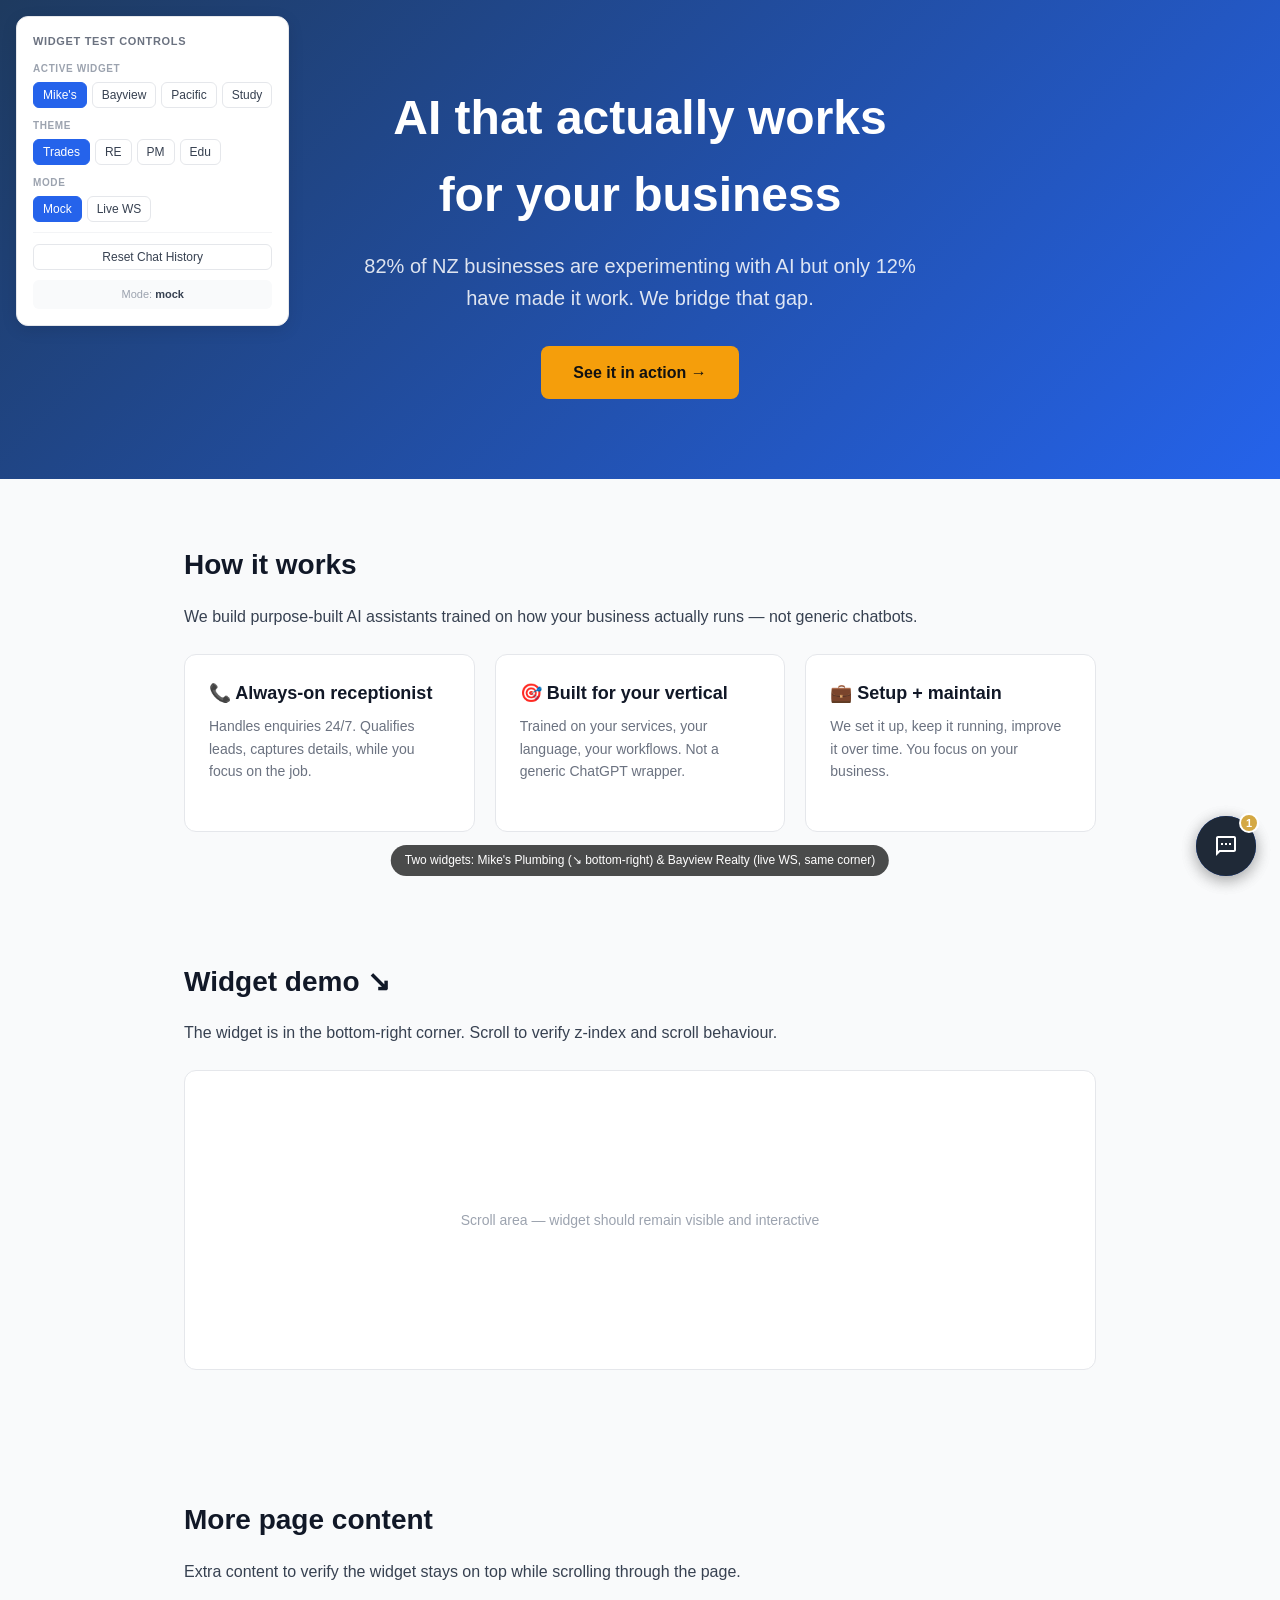
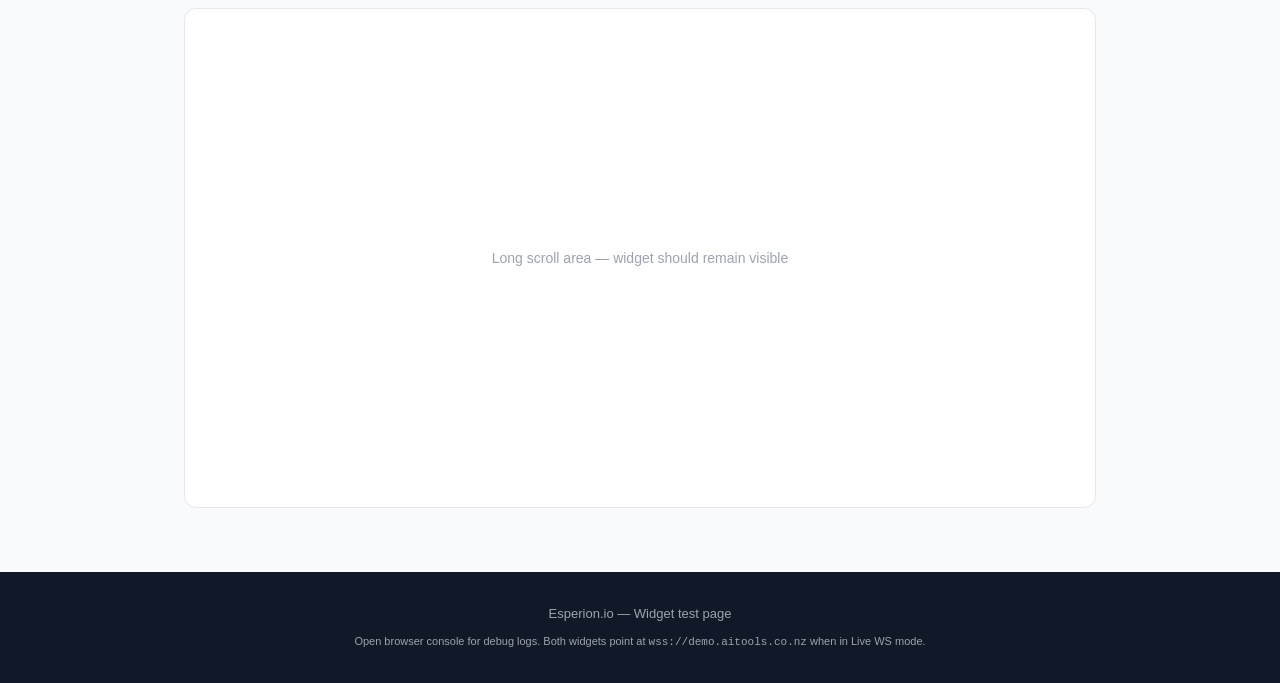
<file: demo/widget/archive/test.html>
<!DOCTYPE html>
<html lang="en">
<head>
  <meta charset="UTF-8">
  <meta name="viewport" content="width=device-width, initial-scale=1.0">
  <title>Esperion Widget — Test Page</title>
  <style>
    *, *::before, *::after { box-sizing: border-box; margin: 0; padding: 0; }

    body {
      font-family: -apple-system, BlinkMacSystemFont, 'Segoe UI', Roboto, sans-serif;
      background: #F9FAFB;
      color: #111827;
      line-height: 1.6;
    }

    /* ── Fake landing page ── */
    .hero {
      background: linear-gradient(135deg, #1E3A5F 0%, #2563EB 100%);
      color: white;
      padding: 80px 24px;
      text-align: center;
    }
    .hero h1 { font-size: clamp(28px, 5vw, 48px); font-weight: 800; margin-bottom: 16px; }
    .hero p  { font-size: clamp(16px, 2vw, 20px); opacity: 0.85; max-width: 560px; margin: 0 auto 32px; }
    .hero-btn {
      display: inline-block; background: #F59E0B; color: #111;
      padding: 14px 32px; border-radius: 8px; font-weight: 700;
      text-decoration: none; font-size: 16px;
    }

    .section { padding: 64px 24px; max-width: 960px; margin: 0 auto; }
    .section h2 { font-size: 28px; font-weight: 700; margin-bottom: 16px; }
    .section p  { color: #374151; margin-bottom: 24px; }

    .cards { display: grid; grid-template-columns: repeat(auto-fit, minmax(240px, 1fr)); gap: 20px; }
    .card {
      background: white; border: 1px solid #E5E7EB; border-radius: 12px;
      padding: 24px;
    }
    .card h3 { font-size: 18px; font-weight: 600; margin-bottom: 8px; }
    .card p  { font-size: 14px; color: #6B7280; }

    .spacer {
      background: white; border: 1px solid #E5E7EB; border-radius: 12px;
      padding: 24px; display: flex; align-items: center; justify-content: center;
      color: #9CA3AF; font-size: 14px;
    }

    footer {
      background: #111827; color: #9CA3AF;
      padding: 32px 24px; text-align: center; font-size: 13px;
    }

    /* ── Test controls overlay ── */
    #test-controls {
      position: fixed;
      top: 16px; left: 16px;
      background: white;
      border: 1px solid #E5E7EB;
      border-radius: 12px;
      padding: 16px;
      box-shadow: 0 4px 16px rgba(0,0,0,0.1);
      z-index: 99999;
      min-width: 230px;
      max-height: calc(100vh - 32px);
      overflow-y: auto;
    }
    #test-controls h4 {
      font-size: 11px; font-weight: 700; text-transform: uppercase;
      letter-spacing: 0.06em; color: #6B7280; margin-bottom: 10px;
    }
    .ctrl-group { margin-bottom: 10px; }
    .ctrl-group label {
      display: block; font-size: 10px; color: #9CA3AF;
      font-weight: 700; text-transform: uppercase; letter-spacing: 0.06em;
      margin-bottom: 5px;
    }
    .ctrl-row { display: flex; gap: 5px; flex-wrap: wrap; }
    .ctrl-btn {
      padding: 5px 9px; border-radius: 6px; border: 1px solid #E5E7EB;
      background: white; font-size: 12px; cursor: pointer; color: #374151;
      font-weight: 500; transition: all 0.15s; font-family: inherit;
    }
    .ctrl-btn:hover  { background: #F3F4F6; }
    .ctrl-btn.active { background: #2563EB; color: white; border-color: #2563EB; }
    .ctrl-divider { height: 1px; background: #F3F4F6; margin: 10px 0; }
    .ctrl-full { width: 100%; text-align: center; }
    .ctrl-info {
      font-size: 11px; color: #9CA3AF; background: #F9FAFB;
      border-radius: 6px; padding: 6px 8px; margin-top: 8px; text-align: center;
    }
    .ctrl-info strong { color: #374151; }

    /* Two-widget indicator */
    .widget-indicator {
      position: fixed; bottom: 24px; left: 50%; transform: translateX(-50%);
      background: rgba(0,0,0,0.7); color: white;
      padding: 6px 14px; border-radius: 20px;
      font-size: 12px; pointer-events: none;
      z-index: 9997;
    }
  </style>
</head>
<body>

  <!-- Test Controls -->
  <div id="test-controls">
    <h4>Widget Test Controls</h4>

    <div class="ctrl-group">
      <label>Active Widget</label>
      <div class="ctrl-row">
        <button class="ctrl-btn active" data-ctrl="agent" data-val="mike">Mike's</button>
        <button class="ctrl-btn" data-ctrl="agent" data-val="bayview">Bayview</button>
        <button class="ctrl-btn" data-ctrl="agent" data-val="pacific">Pacific</button>
        <button class="ctrl-btn" data-ctrl="agent" data-val="studymate">Study</button>
      </div>
    </div>

    <div class="ctrl-group">
      <label>Theme</label>
      <div class="ctrl-row">
        <button class="ctrl-btn active" data-ctrl="theme" data-val="trades">Trades</button>
        <button class="ctrl-btn" data-ctrl="theme" data-val="realestate">RE</button>
        <button class="ctrl-btn" data-ctrl="theme" data-val="pm">PM</button>
        <button class="ctrl-btn" data-ctrl="theme" data-val="education">Edu</button>
      </div>
    </div>

    <div class="ctrl-group">
      <label>Mode</label>
      <div class="ctrl-row">
        <button class="ctrl-btn active" data-ctrl="mode" data-val="mock">Mock</button>
        <button class="ctrl-btn" data-ctrl="mode" data-val="live">Live WS</button>
      </div>
    </div>

    <div class="ctrl-divider"></div>

    <div class="ctrl-group">
      <button class="ctrl-btn ctrl-full" id="btn-reset">Reset Chat History</button>
    </div>

    <div id="ctrl-status" class="ctrl-info">
      Mode: <strong>mock</strong>
    </div>
  </div>

  <!-- Two-widget indicator -->
  <div class="widget-indicator">
    Two widgets: Mike's Plumbing (↘ bottom-right) &amp; Bayview Realty (live WS, same corner)
  </div>

  <!-- Fake landing page content -->
  <div class="hero">
    <h1>AI that actually works<br>for your business</h1>
    <p>82% of NZ businesses are experimenting with AI but only 12% have made it work. We bridge that gap.</p>
    <a href="#" class="hero-btn">See it in action →</a>
  </div>

  <div class="section">
    <h2>How it works</h2>
    <p>We build purpose-built AI assistants trained on how your business actually runs — not generic chatbots.</p>
    <div class="cards">
      <div class="card">
        <h3>📞 Always-on receptionist</h3>
        <p>Handles enquiries 24/7. Qualifies leads, captures details, while you focus on the job.</p>
      </div>
      <div class="card">
        <h3>🎯 Built for your vertical</h3>
        <p>Trained on your services, your language, your workflows. Not a generic ChatGPT wrapper.</p>
      </div>
      <div class="card">
        <h3>💼 Setup + maintain</h3>
        <p>We set it up, keep it running, improve it over time. You focus on your business.</p>
      </div>
    </div>
  </div>

  <div class="section">
    <h2>Widget demo ↘</h2>
    <p>The widget is in the bottom-right corner. Scroll to verify z-index and scroll behaviour.</p>
    <div class="spacer" style="height:300px">Scroll area — widget should remain visible and interactive</div>
  </div>

  <div class="section">
    <h2>More page content</h2>
    <p>Extra content to verify the widget stays on top while scrolling through the page.</p>
    <div class="spacer" style="height:500px">Long scroll area — widget should remain visible</div>
  </div>

  <footer>
    <p>Esperion.io — Widget test page</p>
    <p style="margin-top:8px;font-size:11px">
      Open browser console for debug logs. Both widgets point at
      <code>wss://demo.aitools.co.nz</code> when in Live WS mode.
    </p>
  </footer>

  <!--
    WIDGET 1 — Mike's Plumbing (trades theme, mock mode by default)
    This is the primary widget used for testing.
  -->
  <script
    id="ecw-script-mike"
    src="./esperion-chat.js"
    data-agent="mike"
    data-token="6b9fc73644f29e334808cfb13c3087f42d0668746fe4b10ca0f85eb2e2d3a9e4"
    data-theme="trades"
    data-company="Mike's Plumbing"
    data-tagline="AI-Powered Customer Service Demo"
    data-calendly="https://calendly.com/hello-esperion/30min"
    data-mock="true"
  ></script>

  <!--
    WIDGET 2 — Bayview Realty (realestate theme, live WS)
    Demonstrates multi-widget support. Connects to wss://demo.aitools.co.nz.
    Note: both widgets share the same bottom-right corner; in production they'd
    be on separate pages. This test verifies they can coexist without CSS conflicts.
  -->
  <script
    id="ecw-script-bayview"
    src="./esperion-chat.js?_=bayview"
    data-agent="bayview"
    data-token="6b9fc73644f29e334808cfb13c3087f42d0668746fe4b10ca0f85eb2e2d3a9e4"
    data-theme="realestate"
    data-company="Bayview Realty"
    data-tagline="AI-Powered Real Estate Assistant"
    data-calendly="https://calendly.com/hello-esperion/30min"
    data-mock="true"
  ></script>

  <script>
    /* ── Test Controls ── */
    (function () {
      var cfg = { agent: 'mike', theme: 'trades', mock: true };

      function reloadWidget() {
        // Remove all widget instances
        ['mike', 'bayview', 'pacific', 'studymate'].forEach(function (a) {
          var el = document.getElementById('ecw-script-' + a);
          if (el) el.remove();
        });
        var ecw = document.getElementById('ecw');
        if (ecw) ecw.remove();
        var styles = document.getElementById('ecw-styles');
        if (styles) styles.remove();

        var s = document.createElement('script');
        s.id = 'ecw-script-' + cfg.agent;
        s.src = './esperion-chat.js?_=' + Date.now();
        s.setAttribute('data-agent',    cfg.agent);
        s.setAttribute('data-token',    '6b9fc73644f29e334808cfb13c3087f42d0668746fe4b10ca0f85eb2e2d3a9e4');
        s.setAttribute('data-theme',    cfg.theme);
        s.setAttribute('data-calendly', 'https://calendly.com/hello-esperion/30min');
        s.setAttribute('data-mock',     cfg.mock ? 'true' : 'false');
        document.body.appendChild(s);

        var status = document.getElementById('ctrl-status');
        if (status) {
          status.innerHTML = 'Agent: <strong>' + cfg.agent + '</strong> · Mode: <strong>' +
            (cfg.mock ? 'mock' : 'live WS') + '</strong>';
        }
        console.log('[Widget Test] Loaded:', JSON.stringify(cfg));
      }

      function applyThemeLive(theme) {
        var root = document.getElementById('ecw');
        if (root) { root.setAttribute('data-theme', theme); return true; }
        return false;
      }

      function setActiveBtn(ctrl, val) {
        document.querySelectorAll('[data-ctrl="' + ctrl + '"]').forEach(function (b) {
          b.classList.toggle('active', b.getAttribute('data-val') === val);
        });
      }

      document.querySelectorAll('[data-ctrl]').forEach(function (btn) {
        btn.addEventListener('click', function () {
          var ctrl = btn.getAttribute('data-ctrl');
          var val  = btn.getAttribute('data-val');
          setActiveBtn(ctrl, val);

          if (ctrl === 'agent')  { cfg.agent = val; reloadWidget(); }
          else if (ctrl === 'theme') {
            cfg.theme = val;
            if (!applyThemeLive(val)) reloadWidget();
          }
          else if (ctrl === 'mode') {
            cfg.mock = (val === 'mock');
            reloadWidget();
          }
        });
      });

      document.getElementById('btn-reset').addEventListener('click', function () {
        ['mike', 'bayview', 'pacific', 'studymate'].forEach(function (a) {
          localStorage.removeItem('esperion-demo-' + a);
          localStorage.removeItem('esperion-demo-' + a + '-session');
          sessionStorage.removeItem('esperion-demo-' + a + '-panel');
        });
        reloadWidget();
        console.log('[Widget Test] All chat history cleared.');
      });

      console.log('[Widget Test] Controls ready.');
      console.log('[Widget Test] Mock mode active by default. Switch to "Live WS" to test real WebSocket.');
      console.log('[Widget Test] WS endpoint: wss://demo.aitools.co.nz');
    })();
  </script>

</body>
</html>
</file>
